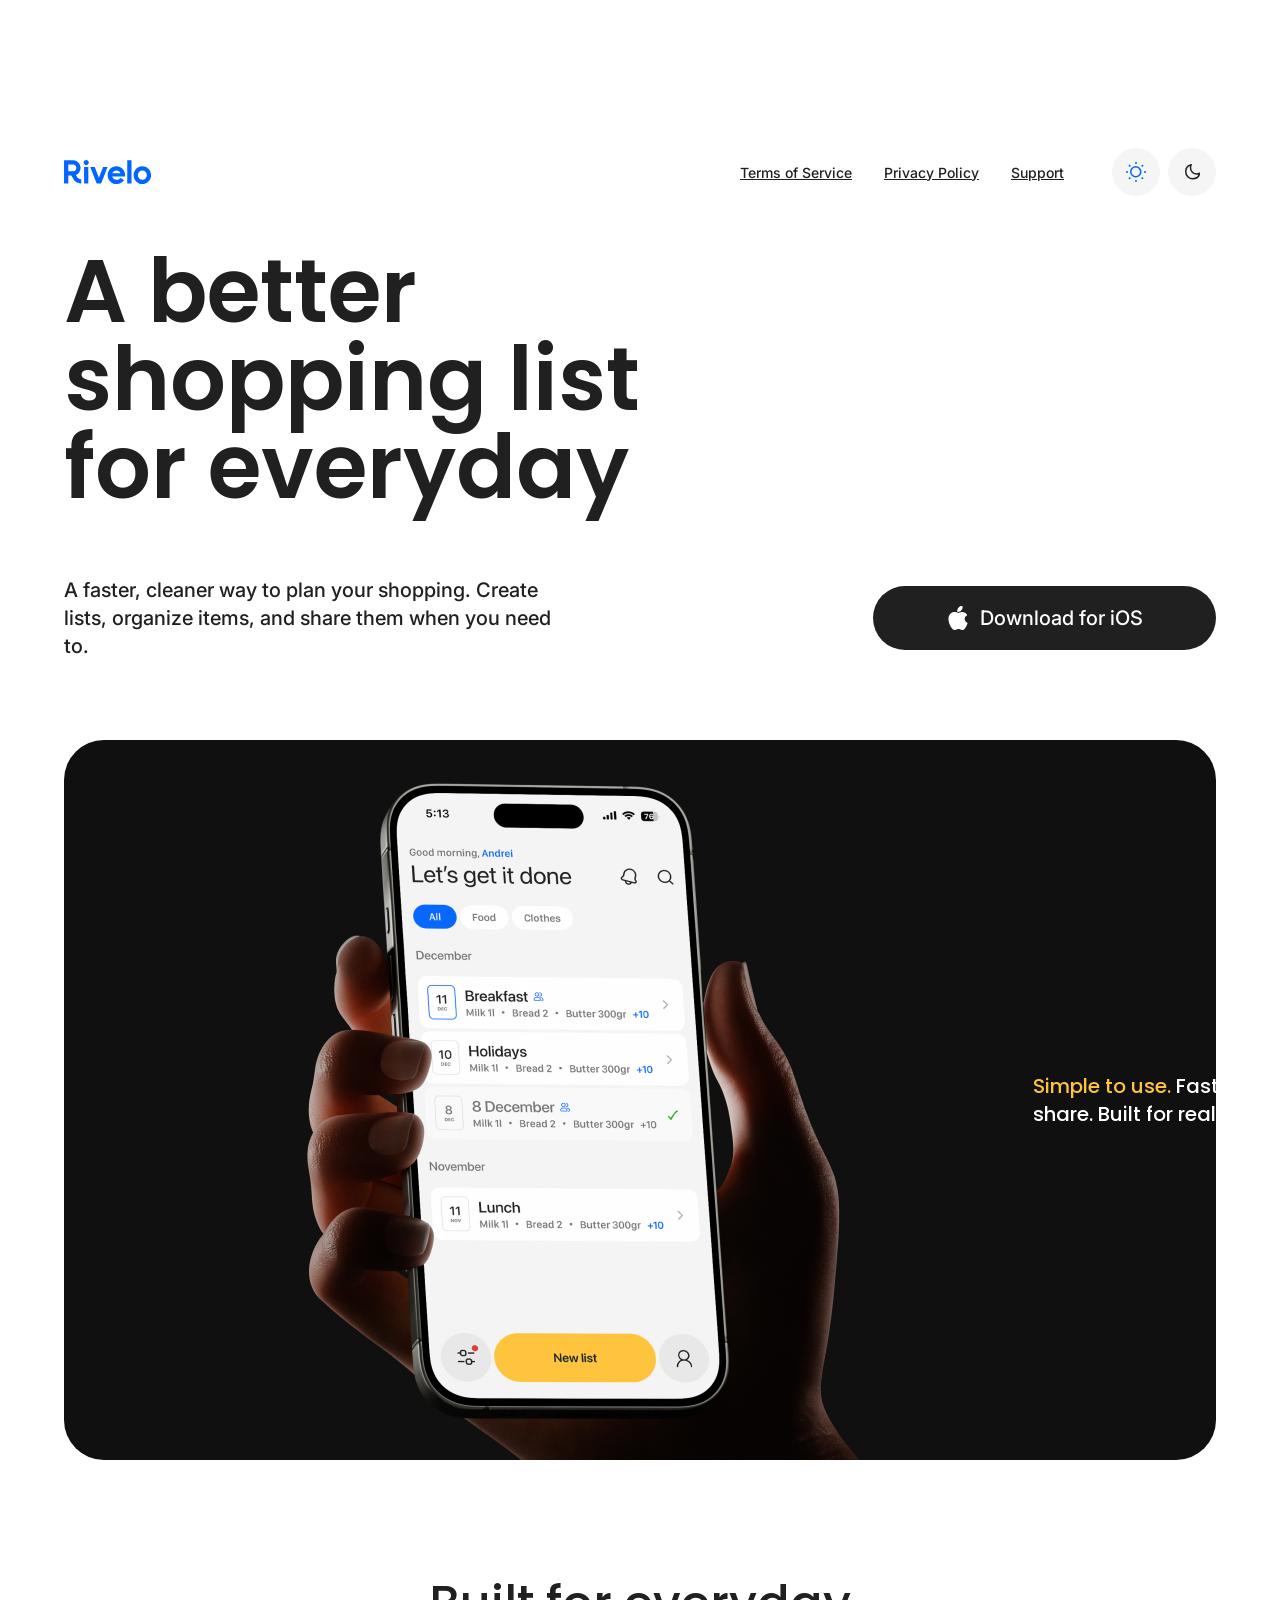
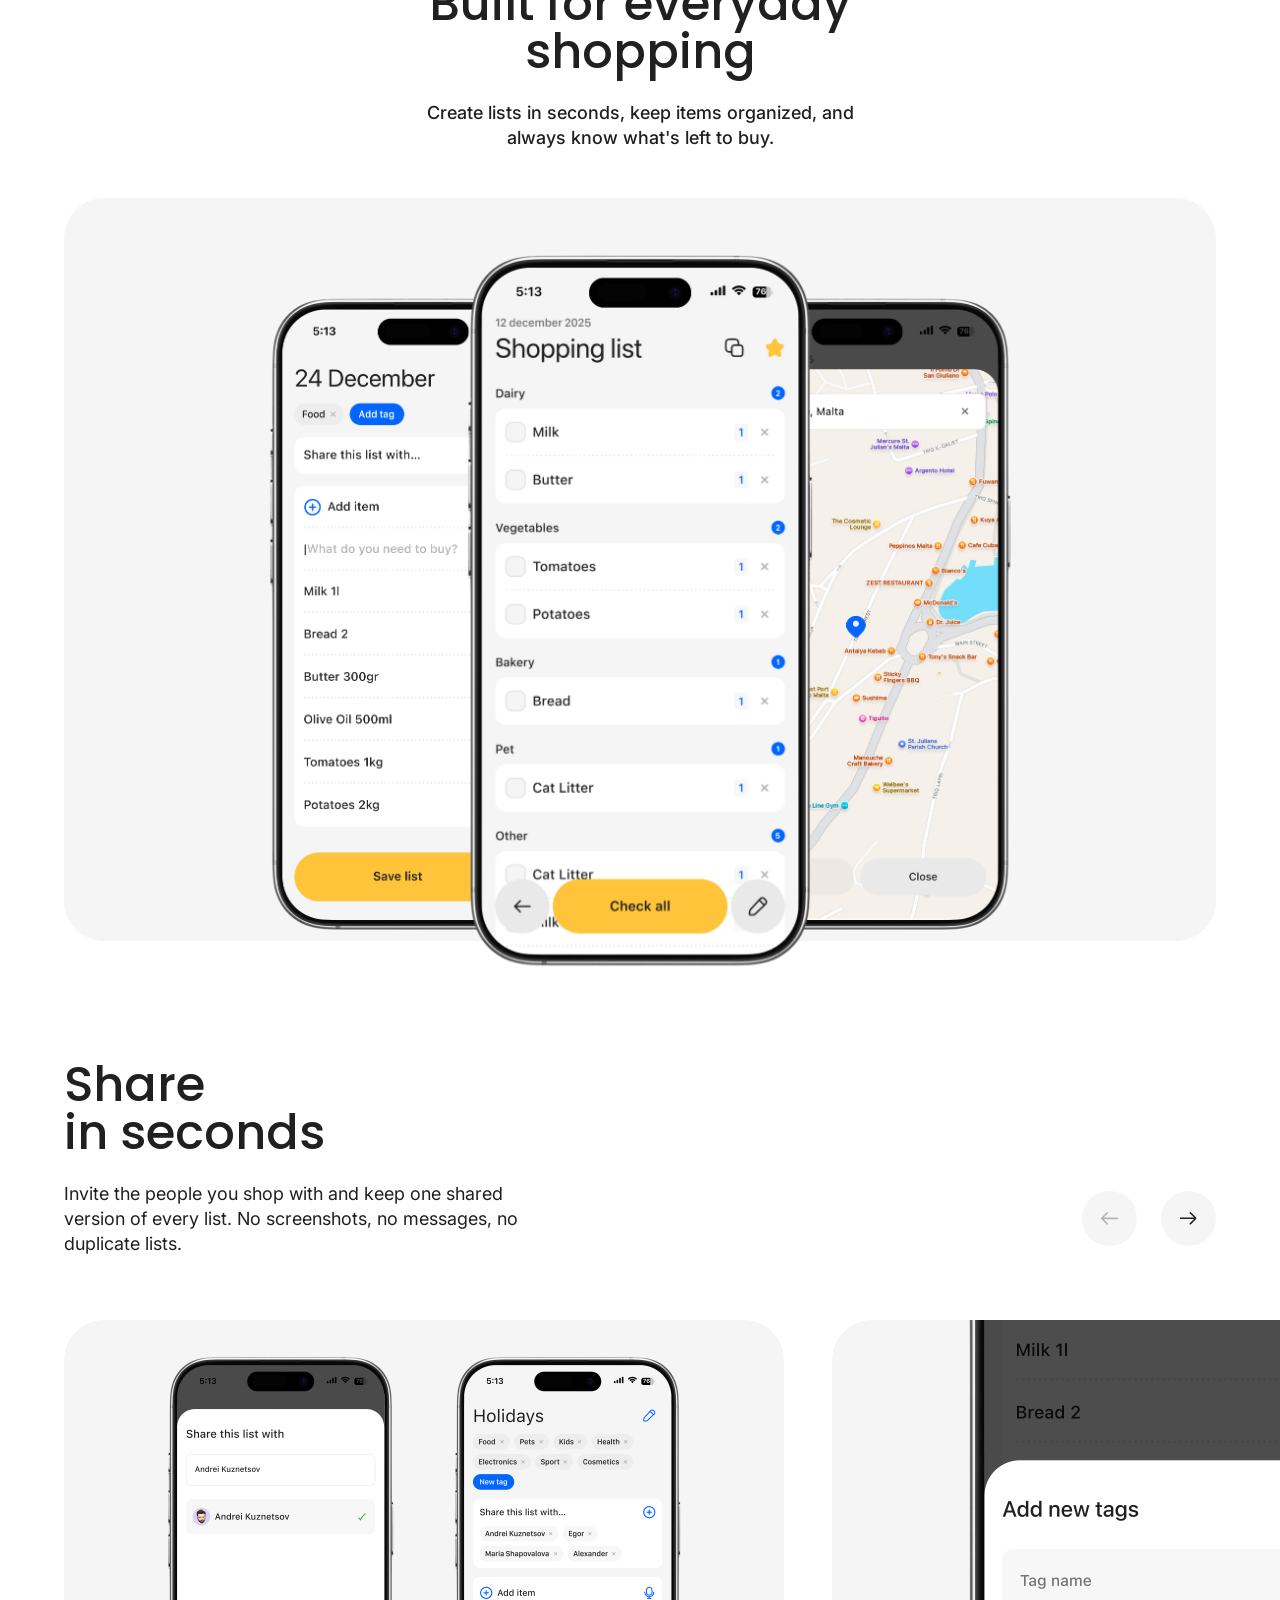
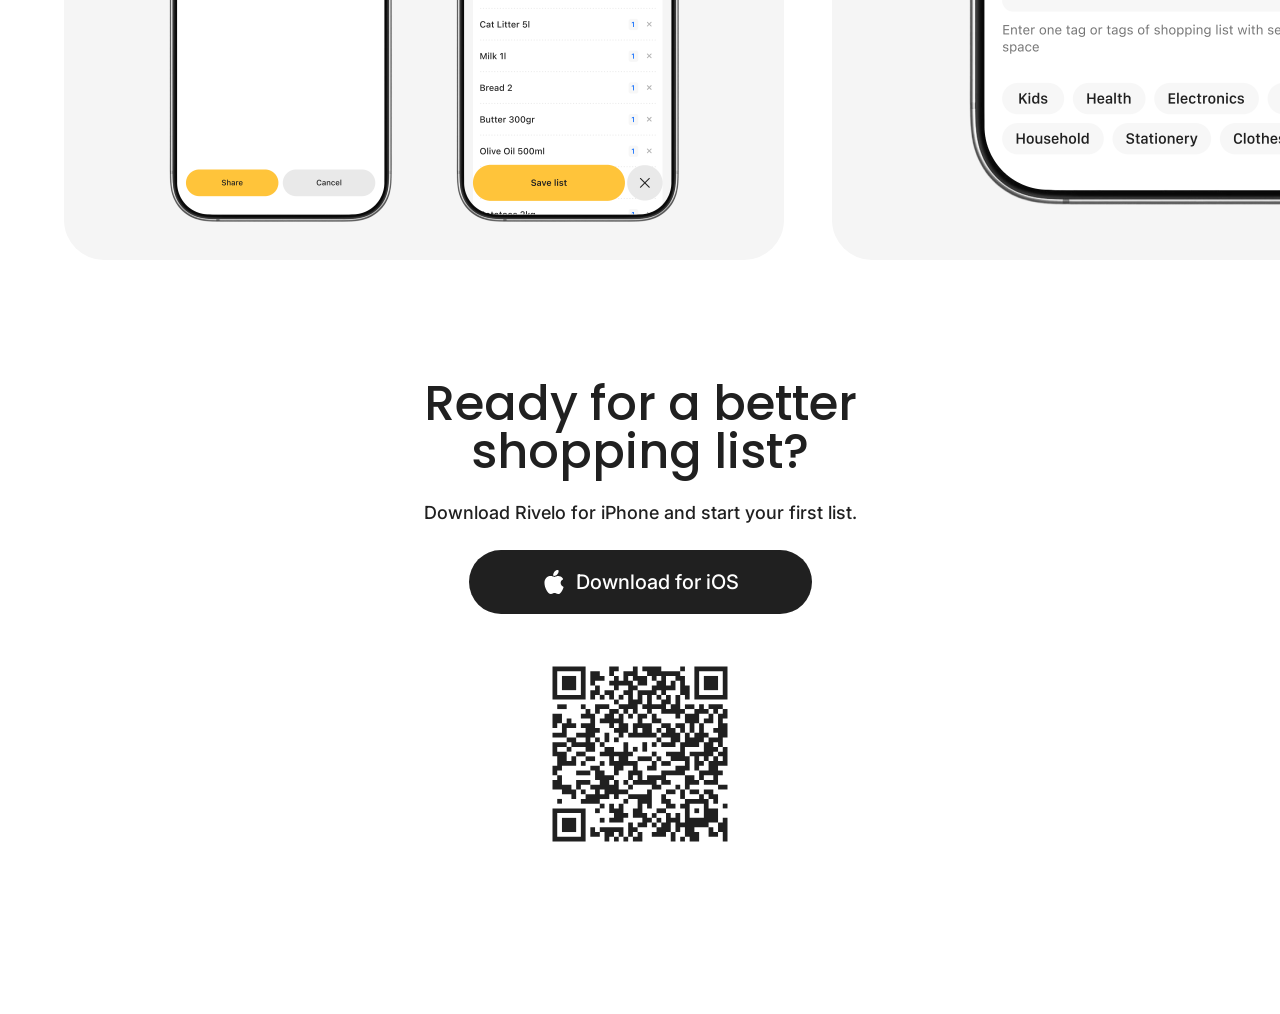
<file: index.html>
<!DOCTYPE html>
<html lang="en">
  <head>
    <meta charset="UTF-8" />
    <meta name="viewport" content="width=device-width, initial-scale=1.0" />
    <meta name="theme-color" content="#ffffff" />
    <title>Rivelo</title>
    <link rel="icon" type="image/x-icon" href="/favicon.ico?v=20260312" />
    <link rel="shortcut icon" href="/favicon.ico?v=20260312" />
    <link rel="icon" type="image/png" sizes="32x32" href="/favicon/favicon-32x32.png?v=20260312" />
    <link rel="icon" type="image/png" sizes="16x16" href="/favicon/favicon-16x16.png?v=20260312" />
    <link rel="apple-touch-icon" sizes="180x180" href="/favicon/apple-touch-icon.png?v=20260312" />
    <link rel="manifest" href="/favicon/site.webmanifest?v=20260312" />
    <link rel="preconnect" href="https://fonts.googleapis.com" />
    <link rel="preconnect" href="https://fonts.gstatic.com" crossorigin />
    <link
      rel="stylesheet"
      href="https://fonts.googleapis.com/css2?family=Inter:wght@400;500&family=Poppins:wght@500;600&display=swap"
    />
    <link rel="stylesheet" href="./styles.css" />
    <script src="./script.js" defer></script>
  </head>
  <body>
    <div class="page">
      <div class="sticky-nav" hidden>
        <div class="sticky-logo" aria-label="Rivelo">
          <svg viewBox="0 0 87.0415 24" fill="none" aria-hidden="true">
            <path
              clip-rule="evenodd"
              fill-rule="evenodd"
              d="M8.84868 0.235294C13.0841 0.235294 16.5175 3.659 16.5175 7.88235C16.5175 11.0573 14.5771 13.7802 11.8143 14.9365L13.2599 17.3451C13.9417 18.4811 15.1718 19.1765 16.4994 19.1765H16.9305C17.0608 19.1765 17.1664 19.2818 17.1664 19.4118V23.1765C17.1664 23.3064 17.0608 23.4118 16.9305 23.4118H16.4994C13.6782 23.4118 11.0642 21.9341 9.61533 19.5201L7.22008 15.5294H4.24737V23.1765C4.24737 23.3064 4.14172 23.4118 4.0114 23.4118H0.235965C0.105645 23.4118 0 23.3064 0 23.1765V0.470588C0 0.340639 0.105645 0.235294 0.235965 0.235294H8.84868ZM4.24737 11.2941H8.84868C10.7383 11.2941 12.2702 9.76662 12.2702 7.88235C12.2702 5.99809 10.7383 4.47059 8.84868 4.47059H4.24737V11.2941Z"
            />
            <path
              clip-rule="evenodd"
              fill-rule="evenodd"
              d="M52.3547 6.35294C57.2118 6.35294 61.0854 10.3389 61.0854 15.1765C61.0854 15.6545 61.0312 16.1325 60.9963 16.3913C60.9809 16.5053 60.8828 16.5882 60.7675 16.5882H48.0869C48.6726 18.4481 50.3836 19.7647 52.3547 19.7647H52.8266C54.2636 19.7647 55.5623 19.0648 56.3877 17.9649C56.4657 17.8609 56.6118 17.8317 56.7201 17.9041L59.854 20.0011C59.9622 20.0735 59.9913 20.2198 59.9159 20.3257C58.3368 22.5447 55.7613 24 52.8266 24H52.3547C47.4975 24 43.624 20.0141 43.624 15.1765C43.624 10.3389 47.4975 6.35294 52.3547 6.35294ZM52.3547 10.5882C50.5543 10.5882 48.9709 11.6866 48.2638 13.2941H56.4456C55.7384 11.6866 54.155 10.5882 52.3547 10.5882Z"
            />
            <path
              clip-rule="evenodd"
              fill-rule="evenodd"
              d="M78.3108 6.35294C83.1679 6.35294 87.0415 10.3389 87.0415 15.1765C87.0415 20.0141 83.1679 24 78.3108 24C73.4537 24 69.5801 20.0141 69.5801 15.1765C69.5801 10.3389 73.4537 6.35294 78.3108 6.35294ZM78.3108 10.5882C75.87 10.5882 73.8274 12.607 73.8274 15.1765C73.8274 17.746 75.87 19.7647 78.3108 19.7647C80.7516 19.7647 82.7941 17.746 82.7941 15.1765C82.7941 12.607 80.7516 10.5882 78.3108 10.5882Z"
            />
            <path d="M24.2748 23.1765C24.2748 23.3064 24.1692 23.4118 24.0389 23.4118H20.2634C20.1331 23.4118 20.0275 23.3064 20.0275 23.1765V7.17647C20.0275 7.04652 20.1331 6.94118 20.2634 6.94118H24.0389C24.1692 6.94118 24.2748 7.04652 24.2748 7.17647V23.1765Z" />
            <path d="M34.8638 17.7452L39.0231 7.09111C39.0584 7.00071 39.1457 6.94118 39.243 6.94118H43.2199C43.3859 6.94118 43.5 7.10757 43.4398 7.26183L37.1935 23.2618C37.1582 23.3522 37.0709 23.4118 36.9736 23.4118H32.754C32.6567 23.4118 32.5694 23.3522 32.5341 23.2618L26.2877 7.26183C26.2275 7.10757 26.3416 6.94118 26.5076 6.94118H30.4845C30.5818 6.94118 30.6691 7.00071 30.7044 7.09111L34.8638 17.7452Z" />
            <path d="M67.4564 23.1765C67.4564 23.3064 67.3508 23.4118 67.2204 23.4118H63.445C63.3147 23.4118 63.209 23.3064 63.209 23.1765V0.470588C63.209 0.340639 63.3147 0.235294 63.445 0.235294H67.2204C67.3508 0.235294 67.4564 0.340639 67.4564 0.470588V23.1765Z" />
            <path d="M22.1512 0C23.5847 0 24.7468 1.15879 24.7468 2.58824C24.7468 4.01768 23.5847 5.17647 22.1512 5.17647C20.7176 5.17647 19.5555 4.01768 19.5555 2.58824C19.5555 1.15879 20.7176 0 22.1512 0Z" />
          </svg>
        </div>
        <div class="sticky-links">
          <a href="./terms.html">Terms of Service</a>
          <a href="./privacy.html">Privacy Policy</a>
          <a href="./support.html">Support</a>
        </div>
        <a
          class="download-btn download-btn-sm"
          href="https://apps.apple.com/mt/app/rivelo/id6753696124"
          target="_blank"
          rel="noopener noreferrer"
        >
          <span class="btn-inner">
            <span class="btn-text">Download</span>
          </span>
        </a>
      </div>

      <div class="page-inner">
        <section class="hero-section">
          <div class="hero-main">
            <nav class="nav">
              <div class="logo" aria-label="Rivelo">
                <svg viewBox="0 0 87.0415 24" fill="none" aria-hidden="true">
                  <path
                    clip-rule="evenodd"
                    fill-rule="evenodd"
                    d="M8.84868 0.235294C13.0841 0.235294 16.5175 3.659 16.5175 7.88235C16.5175 11.0573 14.5771 13.7802 11.8143 14.9365L13.2599 17.3451C13.9417 18.4811 15.1718 19.1765 16.4994 19.1765H16.9305C17.0608 19.1765 17.1664 19.2818 17.1664 19.4118V23.1765C17.1664 23.3064 17.0608 23.4118 16.9305 23.4118H16.4994C13.6782 23.4118 11.0642 21.9341 9.61533 19.5201L7.22008 15.5294H4.24737V23.1765C4.24737 23.3064 4.14172 23.4118 4.0114 23.4118H0.235965C0.105645 23.4118 0 23.3064 0 23.1765V0.470588C0 0.340639 0.105645 0.235294 0.235965 0.235294H8.84868ZM4.24737 11.2941H8.84868C10.7383 11.2941 12.2702 9.76662 12.2702 7.88235C12.2702 5.99809 10.7383 4.47059 8.84868 4.47059H4.24737V11.2941Z"
                  />
                  <path
                    clip-rule="evenodd"
                    fill-rule="evenodd"
                    d="M52.3547 6.35294C57.2118 6.35294 61.0854 10.3389 61.0854 15.1765C61.0854 15.6545 61.0312 16.1325 60.9963 16.3913C60.9809 16.5053 60.8828 16.5882 60.7675 16.5882H48.0869C48.6726 18.4481 50.3836 19.7647 52.3547 19.7647H52.8266C54.2636 19.7647 55.5623 19.0648 56.3877 17.9649C56.4657 17.8609 56.6118 17.8317 56.7201 17.9041L59.854 20.0011C59.9622 20.0735 59.9913 20.2198 59.9159 20.3257C58.3368 22.5447 55.7613 24 52.8266 24H52.3547C47.4975 24 43.624 20.0141 43.624 15.1765C43.624 10.3389 47.4975 6.35294 52.3547 6.35294ZM52.3547 10.5882C50.5543 10.5882 48.9709 11.6866 48.2638 13.2941H56.4456C55.7384 11.6866 54.155 10.5882 52.3547 10.5882Z"
                  />
                  <path
                    clip-rule="evenodd"
                    fill-rule="evenodd"
                    d="M78.3108 6.35294C83.1679 6.35294 87.0415 10.3389 87.0415 15.1765C87.0415 20.0141 83.1679 24 78.3108 24C73.4537 24 69.5801 20.0141 69.5801 15.1765C69.5801 10.3389 73.4537 6.35294 78.3108 6.35294ZM78.3108 10.5882C75.87 10.5882 73.8274 12.607 73.8274 15.1765C73.8274 17.746 75.87 19.7647 78.3108 19.7647C80.7516 19.7647 82.7941 17.746 82.7941 15.1765C82.7941 12.607 80.7516 10.5882 78.3108 10.5882Z"
                  />
                  <path d="M24.2748 23.1765C24.2748 23.3064 24.1692 23.4118 24.0389 23.4118H20.2634C20.1331 23.4118 20.0275 23.3064 20.0275 23.1765V7.17647C20.0275 7.04652 20.1331 6.94118 20.2634 6.94118H24.0389C24.1692 6.94118 24.2748 7.04652 24.2748 7.17647V23.1765Z" />
                  <path d="M34.8638 17.7452L39.0231 7.09111C39.0584 7.00071 39.1457 6.94118 39.243 6.94118H43.2199C43.3859 6.94118 43.5 7.10757 43.4398 7.26183L37.1935 23.2618C37.1582 23.3522 37.0709 23.4118 36.9736 23.4118H32.754C32.6567 23.4118 32.5694 23.3522 32.5341 23.2618L26.2877 7.26183C26.2275 7.10757 26.3416 6.94118 26.5076 6.94118H30.4845C30.5818 6.94118 30.6691 7.00071 30.7044 7.09111L34.8638 17.7452Z" />
                  <path d="M67.4564 23.1765C67.4564 23.3064 67.3508 23.4118 67.2204 23.4118H63.445C63.3147 23.4118 63.209 23.3064 63.209 23.1765V0.470588C63.209 0.340639 63.3147 0.235294 63.445 0.235294H67.2204C67.3508 0.235294 67.4564 0.340639 67.4564 0.470588V23.1765Z" />
                  <path d="M22.1512 0C23.5847 0 24.7468 1.15879 24.7468 2.58824C24.7468 4.01768 23.5847 5.17647 22.1512 5.17647C20.7176 5.17647 19.5555 4.01768 19.5555 2.58824C19.5555 1.15879 20.7176 0 22.1512 0Z" />
                </svg>
              </div>
              <div class="nav-right">
                <div class="nav-links">
                  <a href="./terms.html">Terms of Service</a>
                  <a href="./privacy.html">Privacy Policy</a>
                  <a href="./support.html">Support</a>
                </div>
                <div class="theme-toggle">
                  <button class="theme-btn theme-btn-light" type="button" aria-label="Light theme">
                    <span class="theme-icon-wrap">
                      <span class="theme-icon-circle">
                        <span class="theme-icon-circle-inner">
                          <svg viewBox="0 0 11.5 11.5" fill="none" preserveAspectRatio="none" aria-hidden="true">
                            <path d="M10.75 5.75C10.75 8.5114 8.5114 10.75 5.75 10.75C2.98858 10.75 0.75 8.5114 0.75 5.75C0.75 2.98858 2.98858 0.75 5.75 0.75C8.5114 0.75 10.75 2.98858 10.75 5.75Z" stroke-width="1.5" />
                          </svg>
                        </span>
                      </span>
                      <span class="theme-icon-rays">
                        <span class="theme-icon-rays-inner">
                          <svg viewBox="0 0 20 20" fill="none" preserveAspectRatio="none" aria-hidden="true">
                            <path
                              d="M9.9955 1H10.0045M9.9961 19H10.0051M16.3588 3.63599H16.3678M3.63409 16.364H3.64307M3.63409 3.63647H3.64307M16.3582 16.3645H16.3672M18.991 10.0006H19M1 10.0006H1.00898"
                              stroke-linecap="round"
                              stroke-linejoin="round"
                              stroke-width="2"
                            />
                          </svg>
                        </span>
                      </span>
                    </span>
                  </button>
                  <button class="theme-btn theme-btn-dark" type="button" aria-label="Dark theme">
                    <span class="theme-icon-wrap">
                      <span class="theme-icon-moon">
                        <span class="theme-icon-moon-inner">
                          <svg viewBox="0 0 15.5 15.5" fill="none" preserveAspectRatio="none" aria-hidden="true">
                            <path
                              d="M14.75 9.28148C13.866 9.75343 12.8564 10.0211 11.7843 10.0211C8.30197 10.0211 5.47899 7.19806 5.47899 3.71571C5.47899 2.64361 5.74656 1.63401 6.21857 0.750031C3.08406 1.48465 0.75 4.29802 0.75 7.65653C0.75 11.5742 3.92586 14.75 7.8435 14.75C11.202 14.75 14.0154 12.416 14.75 9.28148Z"
                              stroke-linecap="round"
                              stroke-linejoin="round"
                              stroke-width="1.5"
                            />
                          </svg>
                        </span>
                      </span>
                    </span>
                  </button>
                </div>
              </div>
            </nav>

            <h1 class="hero-title">
              A better<br />
              shopping list<br />
              for everyday
            </h1>

            <div class="hero-bottom">
              <p class="hero-desc">
                A faster, cleaner way to plan your shopping. Create lists, organize items, and share them when you
                need to.
              </p>
              <a
                class="download-btn"
                href="https://apps.apple.com/mt/app/rivelo/id6753696124"
                target="_blank"
                rel="noopener noreferrer"
              >
                <span class="btn-inner">
                  <span class="btn-icon" aria-hidden="true">
                    <svg viewBox="0 0 17.4998 22" fill="none">
                      <path d="M12.6943 5.5C13.9775 5.5 15.7159 6.09686 16.874 7.83398C16.9873 8.00391 17.0266 8.21271 16.9824 8.41211C16.9383 8.61141 16.8149 8.78436 16.6406 8.89062C15.4925 9.59009 14.8379 10.46 14.8379 11.75C14.8379 13.3336 15.7141 14.652 17.04 15.209C17.4051 15.3623 17.588 15.7735 17.458 16.1475C16.9186 17.6985 16.2084 19.1096 15.4287 20.1494C15.0391 20.669 14.6162 21.1184 14.168 21.4434C13.7232 21.7658 13.2056 21.9999 12.6455 22C11.7946 22 11.0493 21.6649 10.4961 21.4238C9.9328 21.1782 9.57737 21.0361 9.25 21.0361C8.92263 21.0361 8.5672 21.1782 8.00391 21.4238C7.4507 21.6649 6.70533 22 5.85449 22C5.07167 21.9999 4.32534 21.543 3.70508 20.9717C3.06207 20.3793 2.44156 19.5613 1.90137 18.6172C0.822675 16.7318 0 14.2286 0 11.749C0.00012138 9.5399 0.843535 7.9583 1.99805 6.9375C3.12952 5.9371 4.53176 5.5 5.64355 5.5C6.83904 5.50004 7.5885 5.80874 8.17578 6.0498C8.63167 6.23693 8.90219 6.33984 9.25 6.33984C9.57361 6.33984 9.61758 6.27336 10.1621 6.0498C10.7494 5.80874 11.4989 5.50006 12.6943 5.5Z" />
                      <path d="M12.25 0C12.6642 0 13 0.335786 13 0.75C13 1.92976 12.5607 3.09903 11.8262 3.98047C11.0884 4.86569 10.0151 5.5 8.75 5.5C8.33579 5.5 8 5.16421 8 4.75C8 3.57024 8.4393 2.40097 9.17383 1.51953C9.91159 0.634307 10.9849 0 12.25 0Z" />
                    </svg>
                  </span>
                  <span class="btn-text">Download for iOS</span>
                </span>
              </a>
            </div>
          </div>

          <div class="hero-image">
            <img class="light-img" src="./assets/b771c53442f484abb1ba8666edb269231e2b673e.png" alt="Rivelo app preview" />
            <img class="dark-img" src="./assets/22004ee05ead4e1da0f020a9fc1f39084758c1aa.png" alt="Rivelo app preview" />
            <div class="hero-image-text">
              <span class="highlight">Simple to use. </span>
              Fast to share. Built for real life.
            </div>
          </div>
        </section>

        <section class="built-section">
          <h2 class="section-title">Built for everyday shopping</h2>
          <p class="section-desc">
            Create lists in seconds, keep items organized, and always know what's left to buy.
          </p>
          <div class="built-image" role="img" aria-label="Rivelo app screens">
            <div class="built-stack built-stack-light">
              <div class="built-screen built-screen-left">
                <img src="./assets/Screen_Light_1.png" alt="" />
              </div>
              <div class="built-screen built-screen-center">
                <img src="./assets/Screen_Light_2.png" alt="" />
              </div>
              <div class="built-screen built-screen-right">
                <img src="./assets/Screen_Light_3.png" alt="" />
              </div>
            </div>
            <div class="built-stack built-stack-dark">
              <div class="built-screen built-screen-left">
                <img src="./assets/Screen_Dark_1.png" alt="" />
              </div>
              <div class="built-screen built-screen-center">
                <img src="./assets/Screen_Dark_2.png" alt="" />
              </div>
              <div class="built-screen built-screen-right">
                <img src="./assets/Screen_Dark_3.png" alt="" />
              </div>
            </div>
          </div>
        </section>

        <section class="carousel-section">
          <div class="carousel-header">
            <h2 class="carousel-title">
              Share<br />
              in seconds
            </h2>
            <div class="carousel-header-bottom">
              <p class="carousel-desc">
                Invite the people you shop with and keep one shared version of every list. No screenshots, no messages,
                no duplicate lists.
              </p>
              <div class="carousel-arrows">
                <button class="carousel-arrow-btn carousel-prev" type="button" aria-label="Previous">
                  <span class="arrow-icon">
                    <svg viewBox="0 0 17.0318 12.7317" fill="none" aria-hidden="true">
                      <path
                        d="M0.774172 6.36568H16.2576M0.774172 6.36568L6.36571 11.9575M0.774172 6.36568L6.36571 0.774172"
                        stroke-linecap="round"
                        stroke-linejoin="round"
                        stroke-width="1.54834"
                        stroke-opacity="0.3"
                      />
                    </svg>
                  </span>
                </button>
                <button class="carousel-arrow-btn carousel-next" type="button" aria-label="Next">
                  <span class="arrow-icon arrow-icon-next">
                    <svg viewBox="0 0 17.0318 12.7317" fill="none" aria-hidden="true">
                      <path
                        d="M0.774172 6.36568H16.2576M0.774172 6.36568L6.36571 11.9575M0.774172 6.36568L6.36571 0.774172"
                        stroke-linecap="round"
                        stroke-linejoin="round"
                        stroke-width="1.54834"
                      />
                    </svg>
                  </span>
                </button>
              </div>
            </div>
          </div>

          <div class="carousel-track-wrapper">
            <div class="carousel-track">
              <div class="carousel-card">
                <img class="light-img" src="./assets/956ffe19d83765768d414850ba06c69c585012b7.png" alt="Share in seconds" />
                <img class="dark-img" src="./assets/34fa0edf76a35742a726ef4bbfc9ad377397f0a2.png" alt="Share in seconds" />
              </div>
              <div class="carousel-card">
                <img
                  class="light-img"
                  src="./assets/6e35a3fb228f062da5d0258bdc1daf5a21e19c7c.png"
                  alt="Keep your lists organized"
                />
                <img
                  class="dark-img"
                  src="./assets/793bc9ca0ffe227117049a3fc92cbdb04193848a.png"
                  alt="Keep your lists organized"
                />
              </div>
              <div class="carousel-card">
                <img
                  class="light-img"
                  src="./assets/2d0ab30ec7fff869adb6be74b51bf65dc3e31cf9.png"
                  alt="See your shopping habits"
                />
                <img
                  class="dark-img"
                  src="./assets/45b20450a111b4dfbc18ef7bc435ce7225ab3e9a.png"
                  alt="See your shopping habits"
                />
              </div>
            </div>
          </div>
        </section>

        <div class="mobile-features">
          <div class="feature-block">
            <div class="feature-block-header">
              <h2 class="feature-block-title">
                Share<br />
                in seconds
              </h2>
              <p class="feature-block-desc">
                Invite the people you shop with and keep one shared version of every list. No screenshots, no messages,
                no duplicate lists.
              </p>
            </div>
            <div class="feature-block-image">
              <img class="light-img" src="./assets/956ffe19d83765768d414850ba06c69c585012b7.png" alt="Share in seconds" />
              <img class="dark-img" src="./assets/34fa0edf76a35742a726ef4bbfc9ad377397f0a2.png" alt="Share in seconds" />
            </div>
          </div>

          <div class="feature-block">
            <div class="feature-block-header">
              <h2 class="feature-block-title">Keep your lists organized</h2>
              <p class="feature-block-desc">
                Use favorites and tags to keep your lists organized and close at hand. Find the ones you need faster,
                every time you open the app.
              </p>
            </div>
            <div class="feature-block-image">
              <img
                class="light-img"
                src="./assets/6e35a3fb228f062da5d0258bdc1daf5a21e19c7c.png"
                alt="Keep your lists organized"
              />
              <img
                class="dark-img"
                src="./assets/793bc9ca0ffe227117049a3fc92cbdb04193848a.png"
                alt="Keep your lists organized"
              />
            </div>
          </div>

          <div class="feature-block">
            <div class="feature-block-header">
              <h2 class="feature-block-title">
                See your<br />
                shopping habits
              </h2>
              <p class="feature-block-desc">
                Track what gets bought most often and get a clearer view of the lists you use every day. Spot recurring
                items and make future shopping easier to plan.
              </p>
            </div>
            <div class="feature-block-image">
              <img
                class="light-img"
                src="./assets/2d0ab30ec7fff869adb6be74b51bf65dc3e31cf9.png"
                alt="See your shopping habits"
              />
              <img
                class="dark-img"
                src="./assets/45b20450a111b4dfbc18ef7bc435ce7225ab3e9a.png"
                alt="See your shopping habits"
              />
            </div>
          </div>
        </div>

        <section class="cta-section">
          <h2 class="section-title">Ready for a better shopping list?</h2>
          <p class="section-desc">Download Rivelo for iPhone and start your first list.</p>
          <a
            class="download-btn"
            href="https://apps.apple.com/mt/app/rivelo/id6753696124"
            target="_blank"
            rel="noopener noreferrer"
          >
            <span class="btn-inner">
              <span class="btn-icon" aria-hidden="true">
                <svg viewBox="0 0 17.4998 22" fill="none">
                  <path d="M12.6943 5.5C13.9775 5.5 15.7159 6.09686 16.874 7.83398C16.9873 8.00391 17.0266 8.21271 16.9824 8.41211C16.9383 8.61141 16.8149 8.78436 16.6406 8.89062C15.4925 9.59009 14.8379 10.46 14.8379 11.75C14.8379 13.3336 15.7141 14.652 17.04 15.209C17.4051 15.3623 17.588 15.7735 17.458 16.1475C16.9186 17.6985 16.2084 19.1096 15.4287 20.1494C15.0391 20.669 14.6162 21.1184 14.168 21.4434C13.7232 21.7658 13.2056 21.9999 12.6455 22C11.7946 22 11.0493 21.6649 10.4961 21.4238C9.9328 21.1782 9.57737 21.0361 9.25 21.0361C8.92263 21.0361 8.5672 21.1782 8.00391 21.4238C7.4507 21.6649 6.70533 22 5.85449 22C5.07167 21.9999 4.32534 21.543 3.70508 20.9717C3.06207 20.3793 2.44156 19.5613 1.90137 18.6172C0.822675 16.7318 0 14.2286 0 11.749C0.00012138 9.5399 0.843535 7.9583 1.99805 6.9375C3.12952 5.9371 4.53176 5.5 5.64355 5.5C6.83904 5.50004 7.5885 5.80874 8.17578 6.0498C8.63167 6.23693 8.90219 6.33984 9.25 6.33984C9.57361 6.33984 9.61758 6.27336 10.1621 6.0498C10.7494 5.80874 11.4989 5.50006 12.6943 5.5Z" />
                  <path d="M12.25 0C12.6642 0 13 0.335786 13 0.75C13 1.92976 12.5607 3.09903 11.8262 3.98047C11.0884 4.86569 10.0151 5.5 8.75 5.5C8.33579 5.5 8 5.16421 8 4.75C8 3.57024 8.4393 2.40097 9.17383 1.51953C9.91159 0.634307 10.9849 0 12.25 0Z" />
                </svg>
              </span>
              <span class="btn-text">Download for iOS</span>
            </span>
          </a>
          <div class="cta-qr" aria-label="QR code to download Rivelo">
            <img class="cta-qr-image cta-qr-light" src="./assets/Qr-light.svg" alt="QR code to download Rivelo" />
            <img class="cta-qr-image cta-qr-dark" src="./assets/Qr-dark.svg" alt="QR code to download Rivelo" />
          </div>
        </section>

        <div class="mobile-footer">
          <div class="mobile-footer-links">
            <a href="./terms.html">Terms of Service</a>
            <a href="./privacy.html">Privacy Policy</a>
            <a href="./support.html">Support</a>
          </div>
        </div>
      </div>
    </div>
  </body>
</html>
</file>
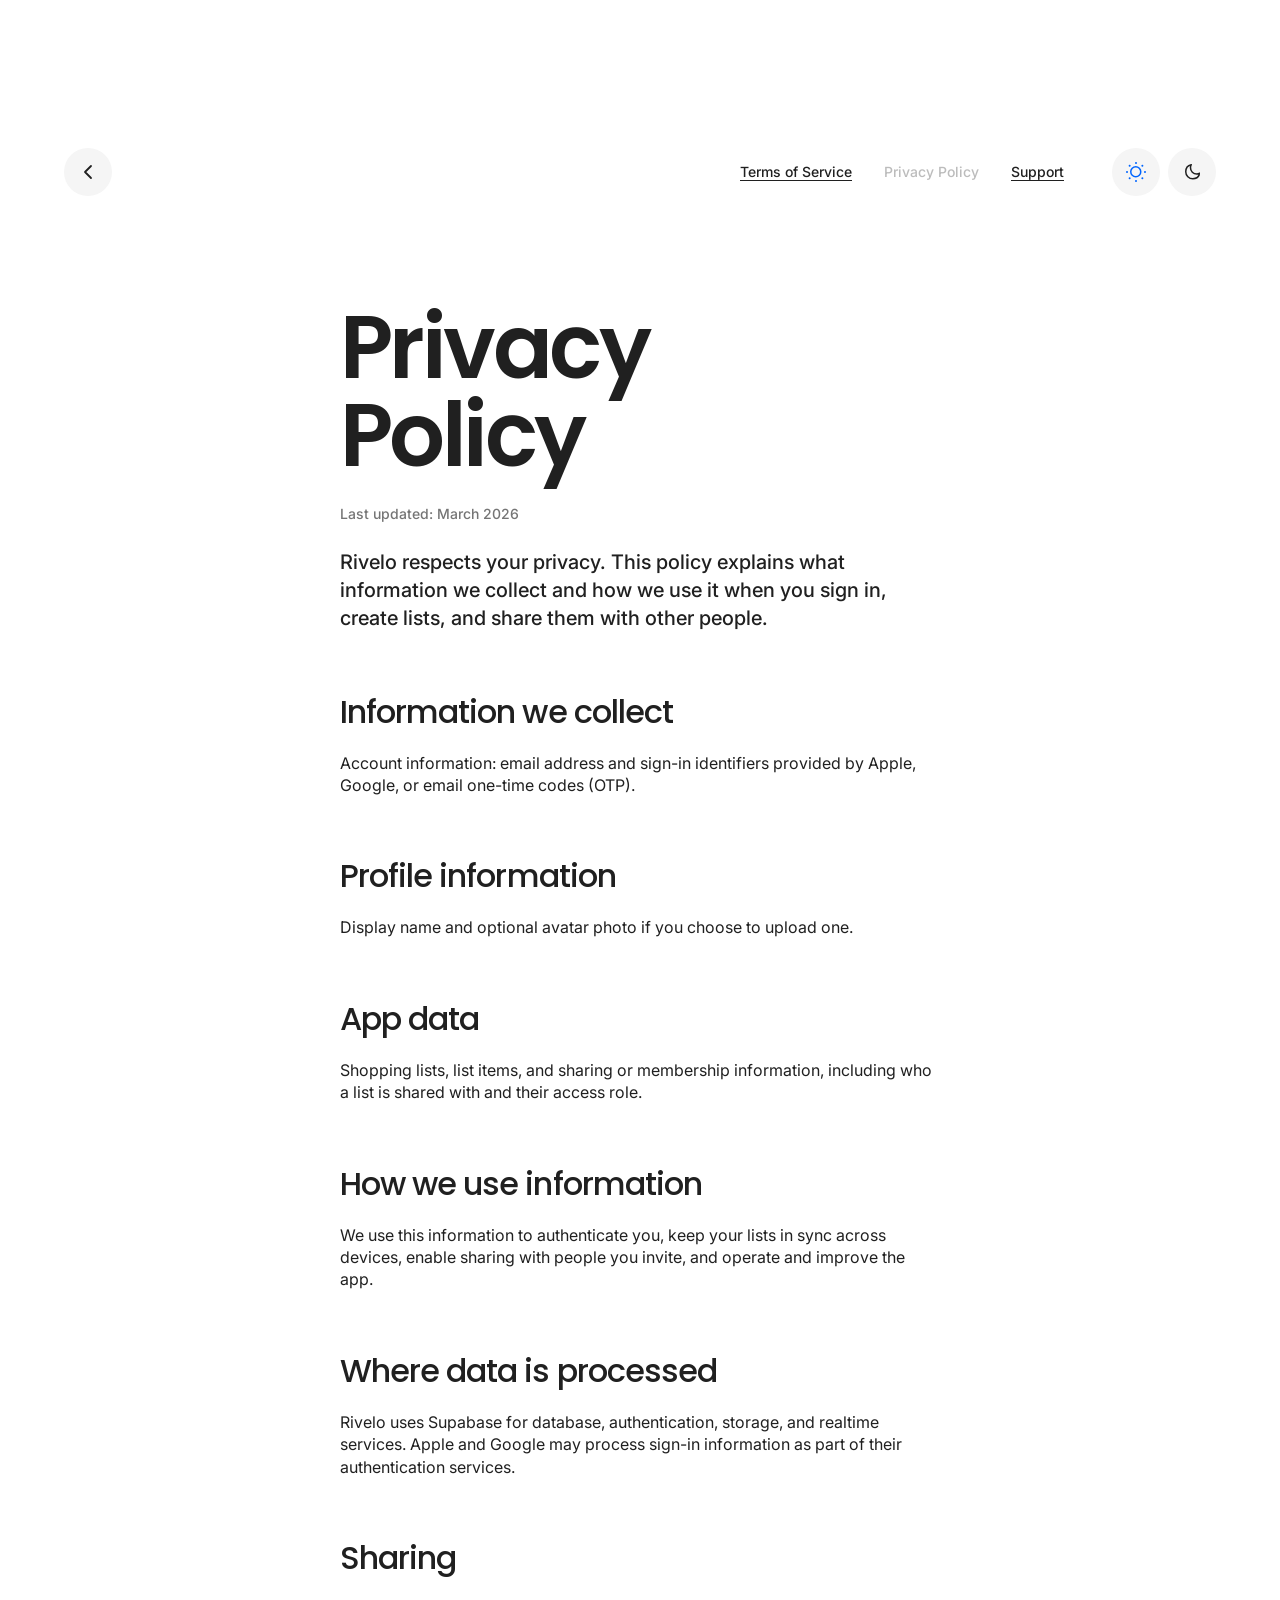
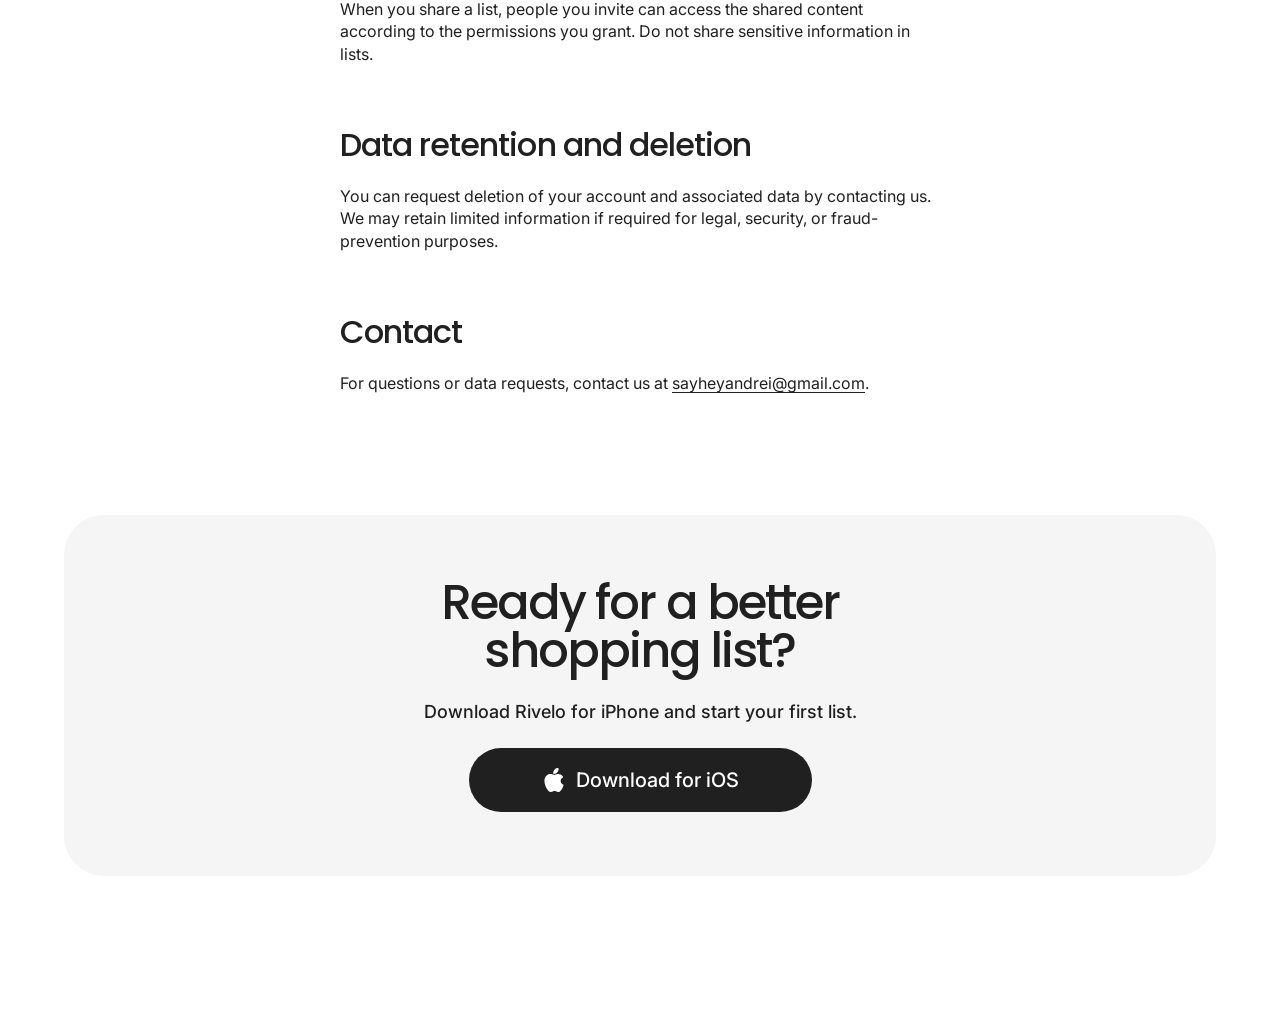
<file: privacy.html>
<!DOCTYPE html>
<html lang="en">
<head>
  <meta charset="UTF-8" />
  <meta name="viewport" content="width=device-width, initial-scale=1.0" />
  <meta name="theme-color" content="#ffffff" />
  <title>Privacy Policy - Rivelo</title>
  <link rel="icon" type="image/x-icon" href="/favicon.ico?v=20260312" />
  <link rel="shortcut icon" href="/favicon.ico?v=20260312" />
  <link rel="icon" type="image/png" sizes="32x32" href="/favicon/favicon-32x32.png?v=20260312" />
  <link rel="icon" type="image/png" sizes="16x16" href="/favicon/favicon-16x16.png?v=20260312" />
  <link rel="apple-touch-icon" sizes="180x180" href="/favicon/apple-touch-icon.png?v=20260312" />
  <link rel="manifest" href="/favicon/site.webmanifest?v=20260312" />
  <link rel="preconnect" href="https://fonts.googleapis.com" />
  <link rel="preconnect" href="https://fonts.gstatic.com" crossorigin />
  <link
    rel="stylesheet"
    href="https://fonts.googleapis.com/css2?family=Inter:wght@400;500&family=Poppins:wght@500;600&display=swap"
  />
  <link rel="stylesheet" href="styles.css" />
  <script src="./script.js" defer></script>
</head>
<body class="legal-body">
  <div class="legal-shell legal-make-shell">
    <div class="legal-make-layout">
      <header class="legal-make-header">
        <a class="legal-make-back" href="./index.html" aria-label="Back to Rivelo">
          <svg viewBox="0 0 24 24" fill="none" aria-hidden="true">
            <path d="M15 18L9 12L15 6" stroke-linecap="round" stroke-linejoin="round" stroke-width="1.8" />
          </svg>
        </a>
        <div class="legal-make-header-right">
          <nav class="legal-make-links" aria-label="Legal pages">
            <a href="./terms.html">Terms of Service</a>
            <span class="is-active">Privacy Policy</span>
            <a href="./support.html">Support</a>
          </nav>
          <div class="theme-toggle legal-make-theme">
            <button class="theme-btn theme-btn-light" type="button" aria-label="Light theme">
              <span class="theme-icon-wrap">
                <span class="theme-icon-circle">
                  <span class="theme-icon-circle-inner">
                    <svg viewBox="0 0 11.5 11.5" fill="none" preserveAspectRatio="none" aria-hidden="true">
                      <path d="M10.75 5.75C10.75 8.5114 8.5114 10.75 5.75 10.75C2.98858 10.75 0.75 8.5114 0.75 5.75C0.75 2.98858 2.98858 0.75 5.75 0.75C8.5114 0.75 10.75 2.98858 10.75 5.75Z" stroke-width="1.5" />
                    </svg>
                  </span>
                </span>
                <span class="theme-icon-rays">
                  <span class="theme-icon-rays-inner">
                    <svg viewBox="0 0 20 20" fill="none" preserveAspectRatio="none" aria-hidden="true">
                      <path
                        d="M9.9955 1H10.0045M9.9961 19H10.0051M16.3588 3.63599H16.3678M3.63409 16.364H3.64307M3.63409 3.63647H3.64307M16.3582 16.3645H16.3672M18.991 10.0006H19M1 10.0006H1.00898"
                        stroke-linecap="round"
                        stroke-linejoin="round"
                        stroke-width="2"
                      />
                    </svg>
                  </span>
                </span>
              </span>
            </button>
            <button class="theme-btn theme-btn-dark" type="button" aria-label="Dark theme">
              <span class="theme-icon-wrap">
                <span class="theme-icon-moon">
                  <span class="theme-icon-moon-inner">
                    <svg viewBox="0 0 15.5 15.5" fill="none" preserveAspectRatio="none" aria-hidden="true">
                      <path
                        d="M14.75 9.28148C13.866 9.75343 12.8564 10.0211 11.7843 10.0211C8.30197 10.0211 5.47899 7.19806 5.47899 3.71571C5.47899 2.64361 5.74656 1.63401 6.21857 0.750031C3.08406 1.48465 0.75 4.29802 0.75 7.65653C0.75 11.5742 3.92586 14.75 7.8435 14.75C11.202 14.75 14.0154 12.416 14.75 9.28148Z"
                        stroke-linecap="round"
                        stroke-linejoin="round"
                        stroke-width="1.5"
                      />
                    </svg>
                  </span>
                </span>
              </span>
            </button>
          </div>
        </div>
      </header>

      <main class="legal-make-main">
        <article class="legal-make-content">
          <section class="legal-make-hero">
            <h1 class="legal-make-title">
              <span>Privacy</span>
              <span>Policy</span>
            </h1>
            <p class="legal-make-updated">Last updated: March 2026</p>
            <p class="legal-make-lead">
              Rivelo respects your privacy. This policy explains what information we collect and how we use it when you
              sign in, create lists, and share them with other people.
            </p>
          </section>

          <section class="legal-make-section">
            <h2>Information we collect</h2>
            <p>
              Account information: email address and sign-in identifiers provided by Apple, Google, or email one-time
              codes (OTP).
            </p>
          </section>

          <section class="legal-make-section">
            <h2>Profile information</h2>
            <p>Display name and optional avatar photo if you choose to upload one.</p>
          </section>

          <section class="legal-make-section">
            <h2>App data</h2>
            <p>
              Shopping lists, list items, and sharing or membership information, including who a list is shared with
              and their access role.
            </p>
          </section>

          <section class="legal-make-section">
            <h2>How we use information</h2>
            <p>
              We use this information to authenticate you, keep your lists in sync across devices, enable sharing with
              people you invite, and operate and improve the app.
            </p>
          </section>

          <section class="legal-make-section">
            <h2>Where data is processed</h2>
            <p>
              Rivelo uses Supabase for database, authentication, storage, and realtime services. Apple and Google may
              process sign-in information as part of their authentication services.
            </p>
          </section>

          <section class="legal-make-section">
            <h2>Sharing</h2>
            <p>
              When you share a list, people you invite can access the shared content according to the permissions you
              grant. Do not share sensitive information in lists.
            </p>
          </section>

          <section class="legal-make-section">
            <h2>Data retention and deletion</h2>
            <p>
              You can request deletion of your account and associated data by contacting us. We may retain limited
              information if required for legal, security, or fraud-prevention purposes.
            </p>
          </section>

          <section class="legal-make-section">
            <h2>Contact</h2>
            <p>
              For questions or data requests, contact us at
              <a href="mailto:sayheyandrei@gmail.com">sayheyandrei@gmail.com</a>.
            </p>
          </section>
        </article>

        <section class="legal-make-cta">
          <h2>Ready for a better shopping list?</h2>
          <p>Download Rivelo for iPhone and start your first list.</p>
          <a
            class="download-btn legal-make-download"
            href="https://apps.apple.com/mt/app/rivelo/id6753696124"
            target="_blank"
            rel="noopener noreferrer"
          >
            <span class="btn-inner">
              <span class="btn-icon" aria-hidden="true">
                <svg viewBox="0 0 17.4998 22" fill="none">
                  <path d="M12.6943 5.5C13.9775 5.5 15.7159 6.09686 16.874 7.83398C16.9873 8.00391 17.0266 8.21271 16.9824 8.41211C16.9383 8.61141 16.8149 8.78436 16.6406 8.89062C15.4925 9.59009 14.8379 10.46 14.8379 11.75C14.8379 13.3336 15.7141 14.652 17.04 15.209C17.4051 15.3623 17.588 15.7735 17.458 16.1475C16.9186 17.6985 16.2084 19.1096 15.4287 20.1494C15.0391 20.669 14.6162 21.1184 14.168 21.4434C13.7232 21.7658 13.2056 21.9999 12.6455 22C11.7946 22 11.0493 21.6649 10.4961 21.4238C9.9328 21.1782 9.57737 21.0361 9.25 21.0361C8.92263 21.0361 8.5672 21.1782 8.00391 21.4238C7.4507 21.6649 6.70533 22 5.85449 22C5.07167 21.9999 4.32534 21.543 3.70508 20.9717C3.06207 20.3793 2.44156 19.5613 1.90137 18.6172C0.822675 16.7318 0 14.2286 0 11.749C0.00012138 9.5399 0.843535 7.9583 1.99805 6.9375C3.12952 5.9371 4.53176 5.5 5.64355 5.5C6.83904 5.50004 7.5885 5.80874 8.17578 6.0498C8.63167 6.23693 8.90219 6.33984 9.25 6.33984C9.57361 6.33984 9.61758 6.27336 10.1621 6.0498C10.7494 5.80874 11.4989 5.50006 12.6943 5.5Z" />
                  <path d="M12.25 0C12.6642 0 13 0.335786 13 0.75C13 1.92976 12.5607 3.09903 11.8262 3.98047C11.0884 4.86569 10.0151 5.5 8.75 5.5C8.33579 5.5 8 5.16421 8 4.75C8 3.57024 8.4393 2.40097 9.17383 1.51953C9.91159 0.634307 10.9849 0 12.25 0Z" />
                </svg>
              </span>
              <span class="btn-text">Download for iOS</span>
            </span>
          </a>
        </section>

        <footer class="legal-make-footer">
          <a href="./terms.html">Terms of Service</a>
          <span class="is-active">Privacy Policy</span>
          <a href="./support.html">Support</a>
        </footer>
      </main>
    </div>
  </div>
</body>
</html>
</file>
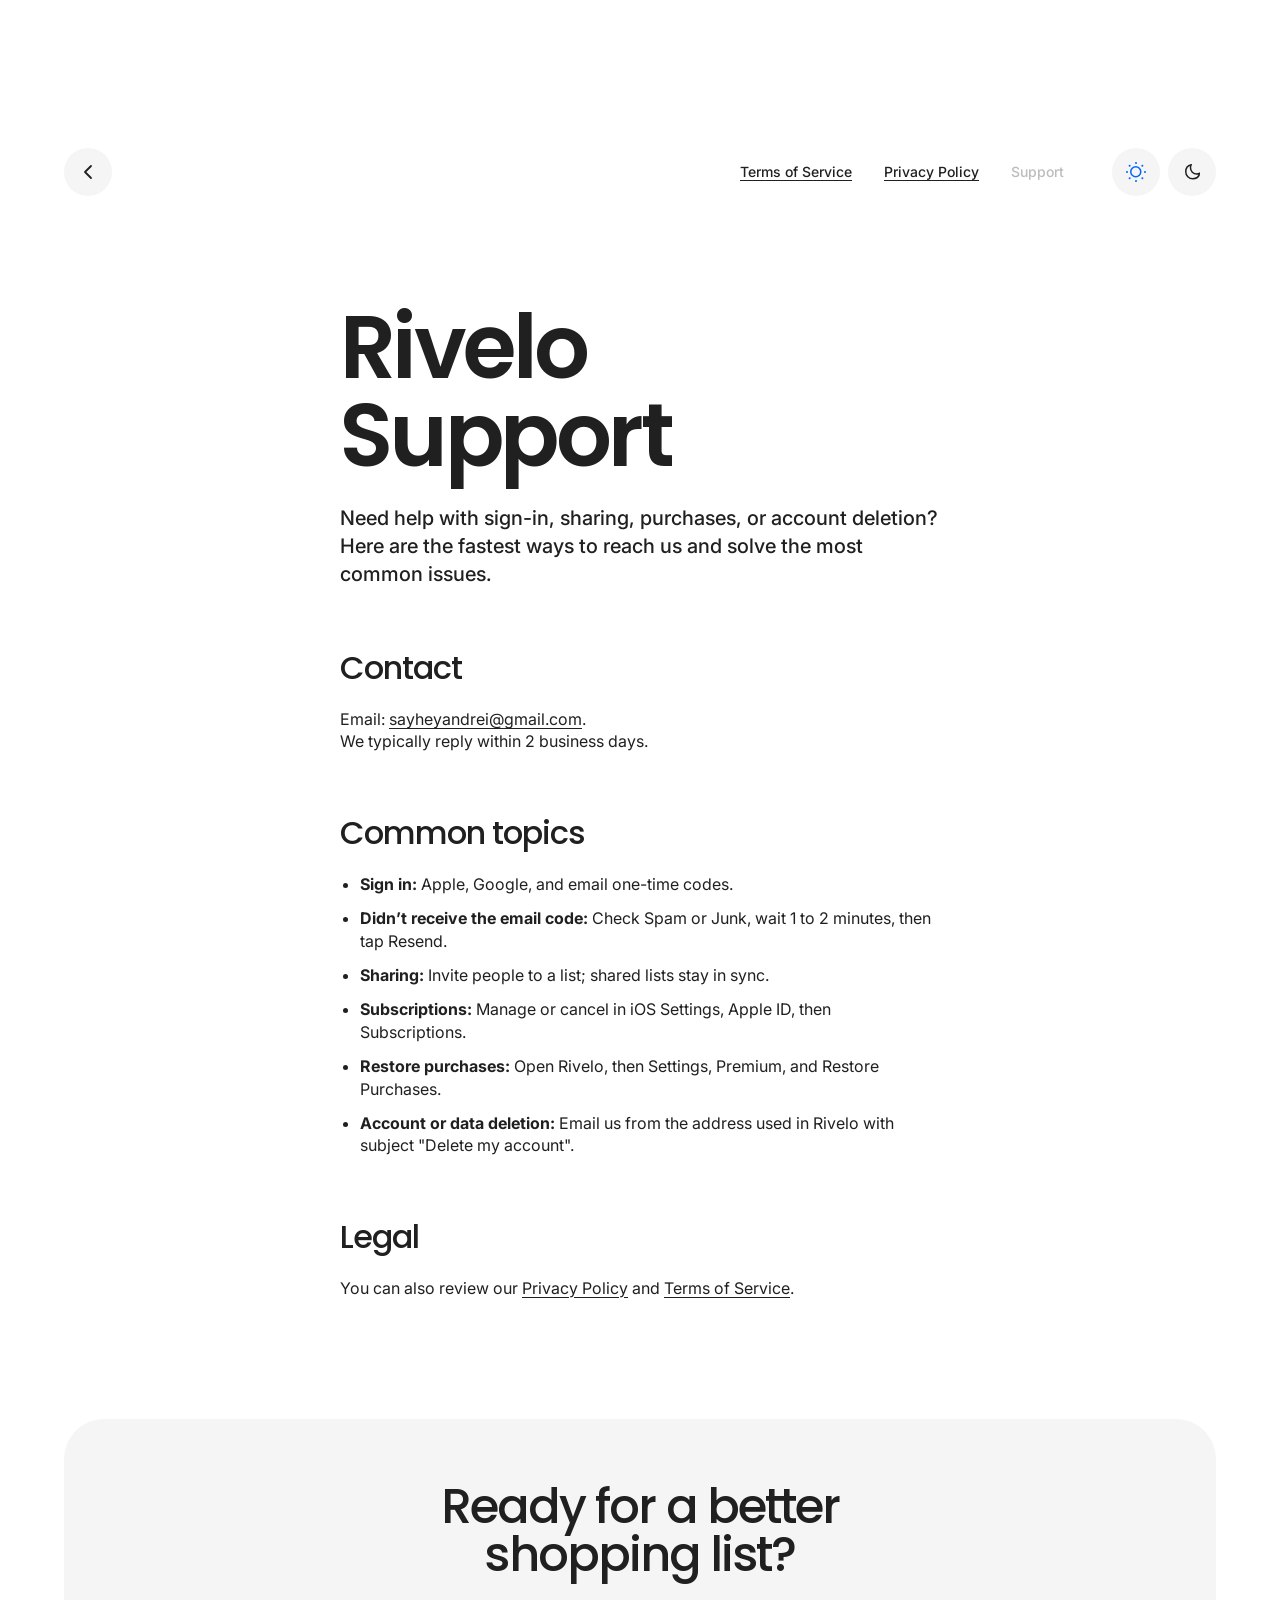
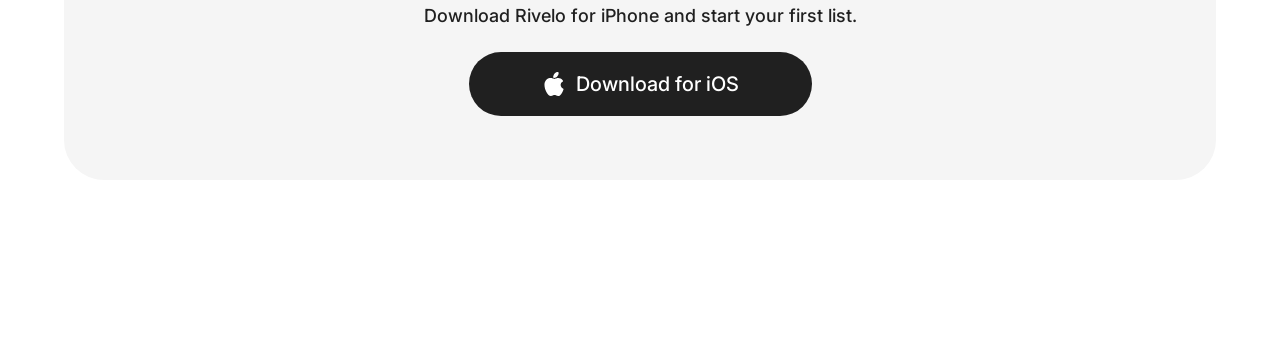
<file: support.html>
<!DOCTYPE html>
<html lang="en">
<head>
  <meta charset="UTF-8" />
  <meta name="viewport" content="width=device-width, initial-scale=1.0" />
  <meta name="theme-color" content="#ffffff" />
  <title>Rivelo Support</title>
  <link rel="icon" type="image/x-icon" href="/favicon.ico?v=20260312" />
  <link rel="shortcut icon" href="/favicon.ico?v=20260312" />
  <link rel="icon" type="image/png" sizes="32x32" href="/favicon/favicon-32x32.png?v=20260312" />
  <link rel="icon" type="image/png" sizes="16x16" href="/favicon/favicon-16x16.png?v=20260312" />
  <link rel="apple-touch-icon" sizes="180x180" href="/favicon/apple-touch-icon.png?v=20260312" />
  <link rel="manifest" href="/favicon/site.webmanifest?v=20260312" />
  <link rel="preconnect" href="https://fonts.googleapis.com" />
  <link rel="preconnect" href="https://fonts.gstatic.com" crossorigin />
  <link
    rel="stylesheet"
    href="https://fonts.googleapis.com/css2?family=Inter:wght@400;500&family=Poppins:wght@500;600&display=swap"
  />
  <link rel="stylesheet" href="styles.css" />
  <script src="./script.js" defer></script>
</head>
<body class="legal-body">
  <div class="legal-shell legal-make-shell">
    <div class="legal-make-layout">
      <header class="legal-make-header">
        <a class="legal-make-back" href="./index.html" aria-label="Back to Rivelo">
          <svg viewBox="0 0 24 24" fill="none" aria-hidden="true">
            <path d="M15 18L9 12L15 6" stroke-linecap="round" stroke-linejoin="round" stroke-width="1.8" />
          </svg>
        </a>
        <div class="legal-make-header-right">
          <nav class="legal-make-links" aria-label="Legal pages">
            <a href="./terms.html">Terms of Service</a>
            <a href="./privacy.html">Privacy Policy</a>
            <span class="is-active">Support</span>
          </nav>
          <div class="theme-toggle legal-make-theme">
            <button class="theme-btn theme-btn-light" type="button" aria-label="Light theme">
              <span class="theme-icon-wrap">
                <span class="theme-icon-circle">
                  <span class="theme-icon-circle-inner">
                    <svg viewBox="0 0 11.5 11.5" fill="none" preserveAspectRatio="none" aria-hidden="true">
                      <path d="M10.75 5.75C10.75 8.5114 8.5114 10.75 5.75 10.75C2.98858 10.75 0.75 8.5114 0.75 5.75C0.75 2.98858 2.98858 0.75 5.75 0.75C8.5114 0.75 10.75 2.98858 10.75 5.75Z" stroke-width="1.5" />
                    </svg>
                  </span>
                </span>
                <span class="theme-icon-rays">
                  <span class="theme-icon-rays-inner">
                    <svg viewBox="0 0 20 20" fill="none" preserveAspectRatio="none" aria-hidden="true">
                      <path
                        d="M9.9955 1H10.0045M9.9961 19H10.0051M16.3588 3.63599H16.3678M3.63409 16.364H3.64307M3.63409 3.63647H3.64307M16.3582 16.3645H16.3672M18.991 10.0006H19M1 10.0006H1.00898"
                        stroke-linecap="round"
                        stroke-linejoin="round"
                        stroke-width="2"
                      />
                    </svg>
                  </span>
                </span>
              </span>
            </button>
            <button class="theme-btn theme-btn-dark" type="button" aria-label="Dark theme">
              <span class="theme-icon-wrap">
                <span class="theme-icon-moon">
                  <span class="theme-icon-moon-inner">
                    <svg viewBox="0 0 15.5 15.5" fill="none" preserveAspectRatio="none" aria-hidden="true">
                      <path
                        d="M14.75 9.28148C13.866 9.75343 12.8564 10.0211 11.7843 10.0211C8.30197 10.0211 5.47899 7.19806 5.47899 3.71571C5.47899 2.64361 5.74656 1.63401 6.21857 0.750031C3.08406 1.48465 0.75 4.29802 0.75 7.65653C0.75 11.5742 3.92586 14.75 7.8435 14.75C11.202 14.75 14.0154 12.416 14.75 9.28148Z"
                        stroke-linecap="round"
                        stroke-linejoin="round"
                        stroke-width="1.5"
                      />
                    </svg>
                  </span>
                </span>
              </span>
            </button>
          </div>
        </div>
      </header>

      <main class="legal-make-main">
        <article class="legal-make-content">
          <section class="legal-make-hero">
            <h1 class="legal-make-title">
              <span>Rivelo</span>
              <span>Support</span>
            </h1>
            <p class="legal-make-lead">
              Need help with sign-in, sharing, purchases, or account deletion? Here are the fastest ways to reach us
              and solve the most common issues.
            </p>
          </section>

          <section class="legal-make-section">
            <h2>Contact</h2>
            <p>
              Email:
              <a href="mailto:sayheyandrei@gmail.com">sayheyandrei@gmail.com</a>.<br />
              We typically reply within 2 business days.
            </p>
          </section>

          <section class="legal-make-section">
            <h2>Common topics</h2>
            <ul>
              <li><strong>Sign in:</strong> Apple, Google, and email one-time codes.</li>
              <li><strong>Didn’t receive the email code:</strong> Check Spam or Junk, wait 1 to 2 minutes, then tap Resend.</li>
              <li><strong>Sharing:</strong> Invite people to a list; shared lists stay in sync.</li>
              <li><strong>Subscriptions:</strong> Manage or cancel in iOS Settings, Apple ID, then Subscriptions.</li>
              <li><strong>Restore purchases:</strong> Open Rivelo, then Settings, Premium, and Restore Purchases.</li>
              <li><strong>Account or data deletion:</strong> Email us from the address used in Rivelo with subject "Delete my account".</li>
            </ul>
          </section>

          <section class="legal-make-section">
            <h2>Legal</h2>
            <p>
              You can also review our
              <a href="./privacy.html">Privacy Policy</a>
              and
              <a href="./terms.html">Terms of Service</a>.
            </p>
          </section>
        </article>

        <section class="legal-make-cta">
          <h2>Ready for a better shopping list?</h2>
          <p>Download Rivelo for iPhone and start your first list.</p>
          <a
            class="download-btn legal-make-download"
            href="https://apps.apple.com/mt/app/rivelo/id6753696124"
            target="_blank"
            rel="noopener noreferrer"
          >
            <span class="btn-inner">
              <span class="btn-icon" aria-hidden="true">
                <svg viewBox="0 0 17.4998 22" fill="none">
                  <path d="M12.6943 5.5C13.9775 5.5 15.7159 6.09686 16.874 7.83398C16.9873 8.00391 17.0266 8.21271 16.9824 8.41211C16.9383 8.61141 16.8149 8.78436 16.6406 8.89062C15.4925 9.59009 14.8379 10.46 14.8379 11.75C14.8379 13.3336 15.7141 14.652 17.04 15.209C17.4051 15.3623 17.588 15.7735 17.458 16.1475C16.9186 17.6985 16.2084 19.1096 15.4287 20.1494C15.0391 20.669 14.6162 21.1184 14.168 21.4434C13.7232 21.7658 13.2056 21.9999 12.6455 22C11.7946 22 11.0493 21.6649 10.4961 21.4238C9.9328 21.1782 9.57737 21.0361 9.25 21.0361C8.92263 21.0361 8.5672 21.1782 8.00391 21.4238C7.4507 21.6649 6.70533 22 5.85449 22C5.07167 21.9999 4.32534 21.543 3.70508 20.9717C3.06207 20.3793 2.44156 19.5613 1.90137 18.6172C0.822675 16.7318 0 14.2286 0 11.749C0.00012138 9.5399 0.843535 7.9583 1.99805 6.9375C3.12952 5.9371 4.53176 5.5 5.64355 5.5C6.83904 5.50004 7.5885 5.80874 8.17578 6.0498C8.63167 6.23693 8.90219 6.33984 9.25 6.33984C9.57361 6.33984 9.61758 6.27336 10.1621 6.0498C10.7494 5.80874 11.4989 5.50006 12.6943 5.5Z" />
                  <path d="M12.25 0C12.6642 0 13 0.335786 13 0.75C13 1.92976 12.5607 3.09903 11.8262 3.98047C11.0884 4.86569 10.0151 5.5 8.75 5.5C8.33579 5.5 8 5.16421 8 4.75C8 3.57024 8.4393 2.40097 9.17383 1.51953C9.91159 0.634307 10.9849 0 12.25 0Z" />
                </svg>
              </span>
              <span class="btn-text">Download for iOS</span>
            </span>
          </a>
        </section>

        <footer class="legal-make-footer">
          <a href="./terms.html">Terms of Service</a>
          <a href="./privacy.html">Privacy Policy</a>
          <span class="is-active">Support</span>
        </footer>
      </main>
    </div>
  </div>
</body>
</html>
</file>
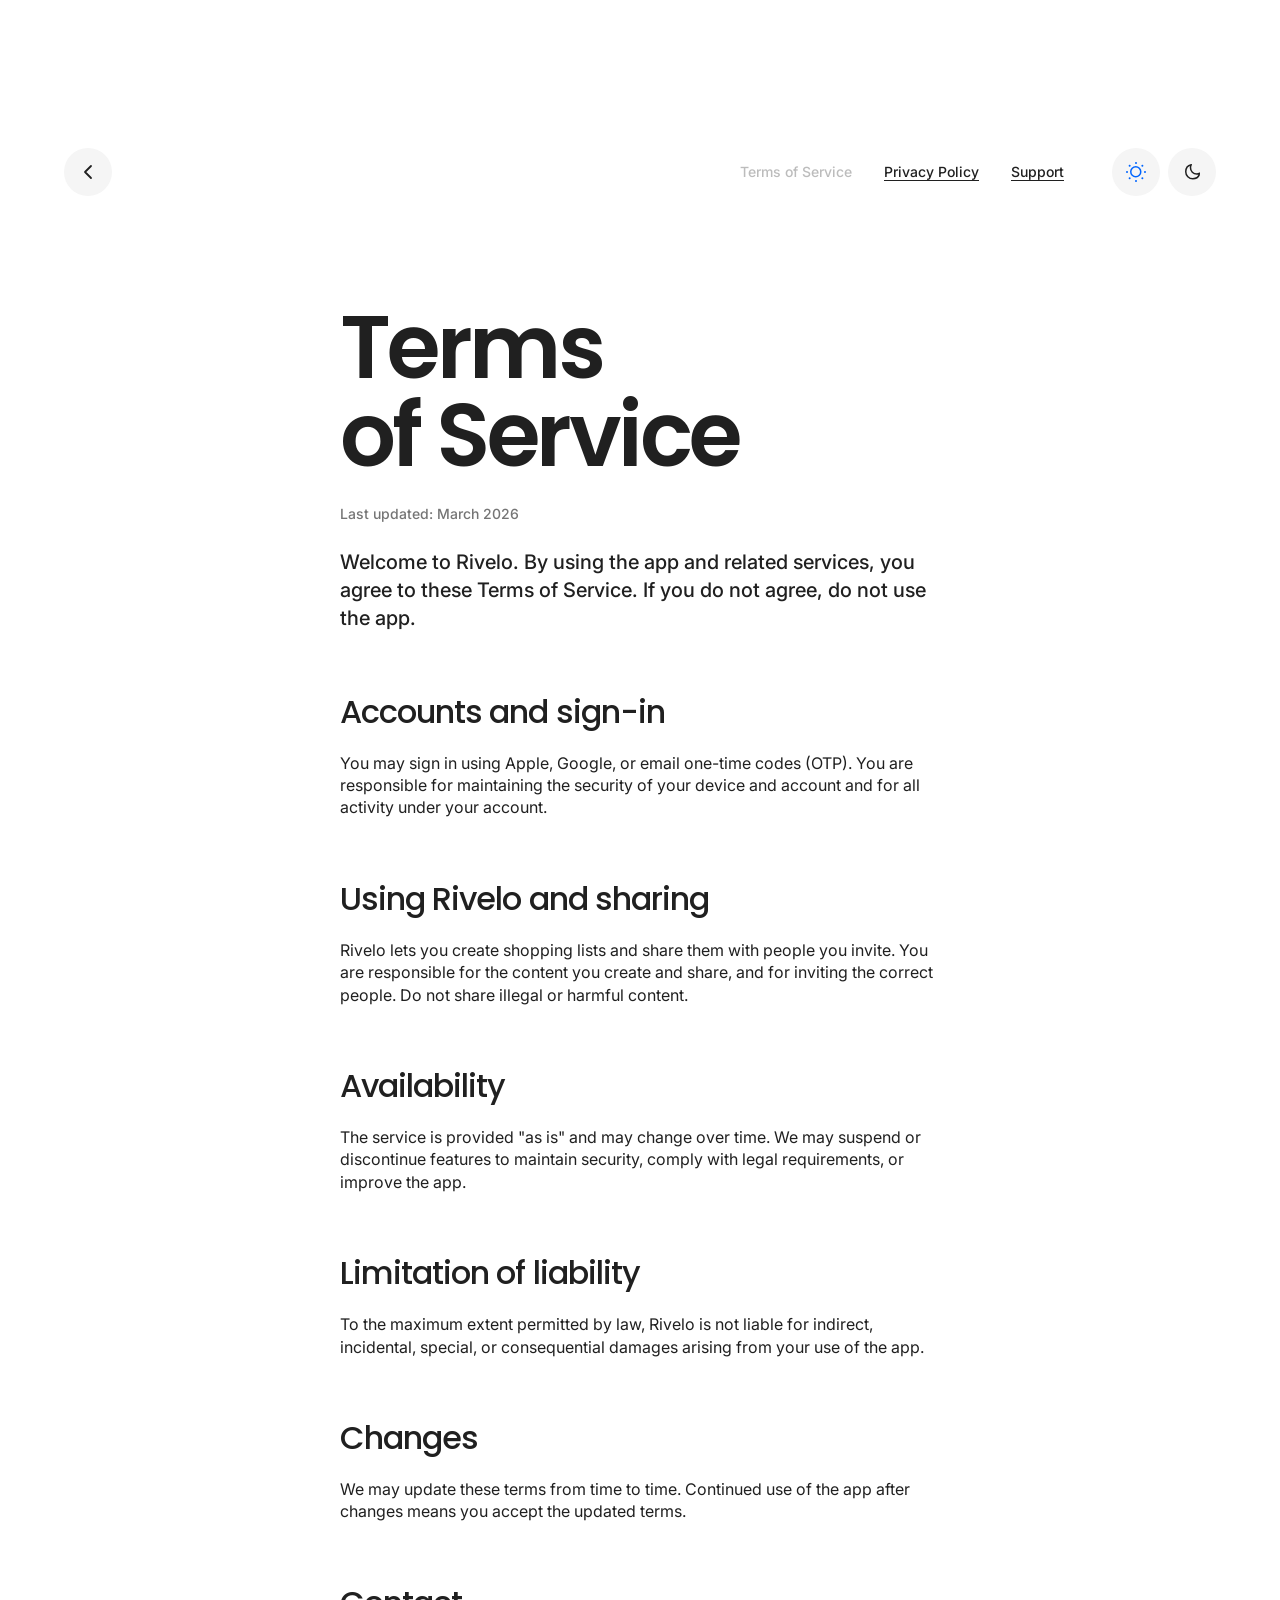
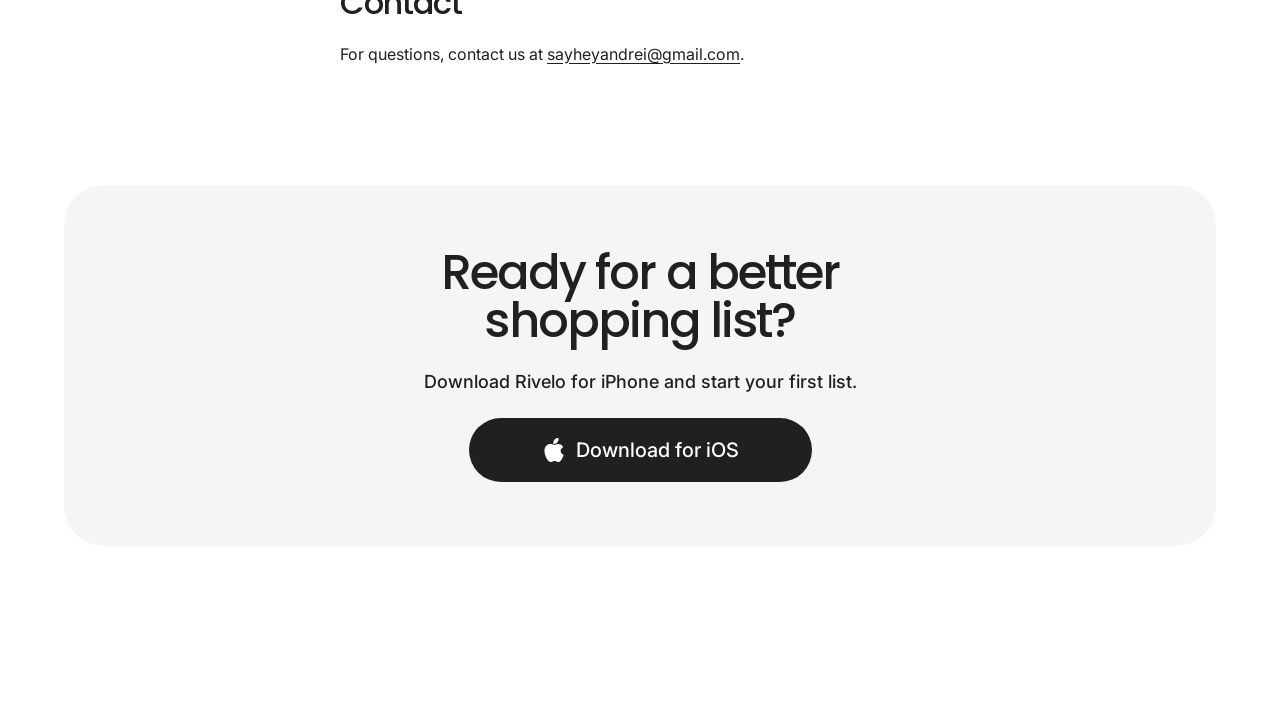
<file: terms.html>
<!DOCTYPE html>
<html lang="en">
<head>
  <meta charset="UTF-8" />
  <meta name="viewport" content="width=device-width, initial-scale=1.0" />
  <meta name="theme-color" content="#ffffff" />
  <title>Terms of Service - Rivelo</title>
  <link rel="icon" type="image/x-icon" href="/favicon.ico?v=20260312" />
  <link rel="shortcut icon" href="/favicon.ico?v=20260312" />
  <link rel="icon" type="image/png" sizes="32x32" href="/favicon/favicon-32x32.png?v=20260312" />
  <link rel="icon" type="image/png" sizes="16x16" href="/favicon/favicon-16x16.png?v=20260312" />
  <link rel="apple-touch-icon" sizes="180x180" href="/favicon/apple-touch-icon.png?v=20260312" />
  <link rel="manifest" href="/favicon/site.webmanifest?v=20260312" />
  <link rel="preconnect" href="https://fonts.googleapis.com" />
  <link rel="preconnect" href="https://fonts.gstatic.com" crossorigin />
  <link
    rel="stylesheet"
    href="https://fonts.googleapis.com/css2?family=Inter:wght@400;500&family=Poppins:wght@500;600&display=swap"
  />
  <link rel="stylesheet" href="styles.css" />
  <script src="./script.js" defer></script>
</head>
<body class="legal-body">
  <div class="legal-shell legal-make-shell">
    <div class="legal-make-layout">
      <header class="legal-make-header">
        <a class="legal-make-back" href="./index.html" aria-label="Back to Rivelo">
          <svg viewBox="0 0 24 24" fill="none" aria-hidden="true">
            <path d="M15 18L9 12L15 6" stroke-linecap="round" stroke-linejoin="round" stroke-width="1.8" />
          </svg>
        </a>
        <div class="legal-make-header-right">
          <nav class="legal-make-links" aria-label="Legal pages">
            <span class="is-active">Terms of Service</span>
            <a href="./privacy.html">Privacy Policy</a>
            <a href="./support.html">Support</a>
          </nav>
          <div class="theme-toggle legal-make-theme">
            <button class="theme-btn theme-btn-light" type="button" aria-label="Light theme">
              <span class="theme-icon-wrap">
                <span class="theme-icon-circle">
                  <span class="theme-icon-circle-inner">
                    <svg viewBox="0 0 11.5 11.5" fill="none" preserveAspectRatio="none" aria-hidden="true">
                      <path d="M10.75 5.75C10.75 8.5114 8.5114 10.75 5.75 10.75C2.98858 10.75 0.75 8.5114 0.75 5.75C0.75 2.98858 2.98858 0.75 5.75 0.75C8.5114 0.75 10.75 2.98858 10.75 5.75Z" stroke-width="1.5" />
                    </svg>
                  </span>
                </span>
                <span class="theme-icon-rays">
                  <span class="theme-icon-rays-inner">
                    <svg viewBox="0 0 20 20" fill="none" preserveAspectRatio="none" aria-hidden="true">
                      <path
                        d="M9.9955 1H10.0045M9.9961 19H10.0051M16.3588 3.63599H16.3678M3.63409 16.364H3.64307M3.63409 3.63647H3.64307M16.3582 16.3645H16.3672M18.991 10.0006H19M1 10.0006H1.00898"
                        stroke-linecap="round"
                        stroke-linejoin="round"
                        stroke-width="2"
                      />
                    </svg>
                  </span>
                </span>
              </span>
            </button>
            <button class="theme-btn theme-btn-dark" type="button" aria-label="Dark theme">
              <span class="theme-icon-wrap">
                <span class="theme-icon-moon">
                  <span class="theme-icon-moon-inner">
                    <svg viewBox="0 0 15.5 15.5" fill="none" preserveAspectRatio="none" aria-hidden="true">
                      <path
                        d="M14.75 9.28148C13.866 9.75343 12.8564 10.0211 11.7843 10.0211C8.30197 10.0211 5.47899 7.19806 5.47899 3.71571C5.47899 2.64361 5.74656 1.63401 6.21857 0.750031C3.08406 1.48465 0.75 4.29802 0.75 7.65653C0.75 11.5742 3.92586 14.75 7.8435 14.75C11.202 14.75 14.0154 12.416 14.75 9.28148Z"
                        stroke-linecap="round"
                        stroke-linejoin="round"
                        stroke-width="1.5"
                      />
                    </svg>
                  </span>
                </span>
              </span>
            </button>
          </div>
        </div>
      </header>

      <main class="legal-make-main">
        <article class="legal-make-content">
          <section class="legal-make-hero">
            <h1 class="legal-make-title">
              <span>Terms</span>
              <span>of Service</span>
            </h1>
            <p class="legal-make-updated">Last updated: March 2026</p>
            <p class="legal-make-lead">
              Welcome to Rivelo. By using the app and related services, you agree to these Terms of Service. If you do
              not agree, do not use the app.
            </p>
          </section>

          <section class="legal-make-section">
            <h2>Accounts and sign-in</h2>
            <p>
              You may sign in using Apple, Google, or email one-time codes (OTP). You are responsible for maintaining
              the security of your device and account and for all activity under your account.
            </p>
          </section>

          <section class="legal-make-section">
            <h2>Using Rivelo and sharing</h2>
            <p>
              Rivelo lets you create shopping lists and share them with people you invite. You are responsible for the
              content you create and share, and for inviting the correct people. Do not share illegal or harmful
              content.
            </p>
          </section>

          <section class="legal-make-section">
            <h2>Availability</h2>
            <p>
              The service is provided "as is" and may change over time. We may suspend or discontinue features to
              maintain security, comply with legal requirements, or improve the app.
            </p>
          </section>

          <section class="legal-make-section">
            <h2>Limitation of liability</h2>
            <p>
              To the maximum extent permitted by law, Rivelo is not liable for indirect, incidental, special, or
              consequential damages arising from your use of the app.
            </p>
          </section>

          <section class="legal-make-section">
            <h2>Changes</h2>
            <p>
              We may update these terms from time to time. Continued use of the app after changes means you accept the
              updated terms.
            </p>
          </section>

          <section class="legal-make-section">
            <h2>Contact</h2>
            <p>
              For questions, contact us at
              <a href="mailto:sayheyandrei@gmail.com">sayheyandrei@gmail.com</a>.
            </p>
          </section>
        </article>

        <section class="legal-make-cta">
          <h2>Ready for a better shopping list?</h2>
          <p>Download Rivelo for iPhone and start your first list.</p>
          <a
            class="download-btn legal-make-download"
            href="https://apps.apple.com/mt/app/rivelo/id6753696124"
            target="_blank"
            rel="noopener noreferrer"
          >
            <span class="btn-inner">
              <span class="btn-icon" aria-hidden="true">
                <svg viewBox="0 0 17.4998 22" fill="none">
                  <path d="M12.6943 5.5C13.9775 5.5 15.7159 6.09686 16.874 7.83398C16.9873 8.00391 17.0266 8.21271 16.9824 8.41211C16.9383 8.61141 16.8149 8.78436 16.6406 8.89062C15.4925 9.59009 14.8379 10.46 14.8379 11.75C14.8379 13.3336 15.7141 14.652 17.04 15.209C17.4051 15.3623 17.588 15.7735 17.458 16.1475C16.9186 17.6985 16.2084 19.1096 15.4287 20.1494C15.0391 20.669 14.6162 21.1184 14.168 21.4434C13.7232 21.7658 13.2056 21.9999 12.6455 22C11.7946 22 11.0493 21.6649 10.4961 21.4238C9.9328 21.1782 9.57737 21.0361 9.25 21.0361C8.92263 21.0361 8.5672 21.1782 8.00391 21.4238C7.4507 21.6649 6.70533 22 5.85449 22C5.07167 21.9999 4.32534 21.543 3.70508 20.9717C3.06207 20.3793 2.44156 19.5613 1.90137 18.6172C0.822675 16.7318 0 14.2286 0 11.749C0.00012138 9.5399 0.843535 7.9583 1.99805 6.9375C3.12952 5.9371 4.53176 5.5 5.64355 5.5C6.83904 5.50004 7.5885 5.80874 8.17578 6.0498C8.63167 6.23693 8.90219 6.33984 9.25 6.33984C9.57361 6.33984 9.61758 6.27336 10.1621 6.0498C10.7494 5.80874 11.4989 5.50006 12.6943 5.5Z" />
                  <path d="M12.25 0C12.6642 0 13 0.335786 13 0.75C13 1.92976 12.5607 3.09903 11.8262 3.98047C11.0884 4.86569 10.0151 5.5 8.75 5.5C8.33579 5.5 8 5.16421 8 4.75C8 3.57024 8.4393 2.40097 9.17383 1.51953C9.91159 0.634307 10.9849 0 12.25 0Z" />
                </svg>
              </span>
              <span class="btn-text">Download for iOS</span>
            </span>
          </a>
        </section>

        <footer class="legal-make-footer">
          <span class="is-active">Terms of Service</span>
          <a href="./privacy.html">Privacy Policy</a>
          <a href="./support.html">Support</a>
        </footer>
      </main>
    </div>
  </div>
</body>
</html>
</file>
<file: styles.css>
:root {
  --bg: #ffffff;
  --bg-card: #f5f5f5;
  --text-primary: #202020;
  --text-secondary: #202020;
  --btn-bg: #202020;
  --btn-text: #ffffff;
  --logo-color: #0165fe;
  --theme-btn-bg: #f5f5f5;
  --arrow-stroke: #202020;
  --sticky-bg: rgba(255, 255, 255, 0.7);
  --theme-sun-stroke: #0165fe;
  --theme-moon-stroke: #202020;
  --hero-text-color: #ffffff;
  --hero-highlight-color: #ffc43a;
}

* {
  margin: 0;
  padding: 0;
  box-sizing: border-box;
}

html {
  background: var(--system-bg, #ffffff);
  scroll-behavior: smooth;
}

body {
  min-height: 100vh;
  background: var(--system-bg, #ffffff);
  overscroll-behavior-y: none;
}

.page[data-theme="dark"] {
  --bg: #171717;
  --bg-card: #272727;
  --text-primary: #f5f5f5;
  --text-secondary: #f5f5f5;
  --btn-bg: #f5f5f5;
  --btn-text: #272727;
  --logo-color: #0165fe;
  --theme-btn-bg: #272727;
  --arrow-stroke: #f5f5f5;
  --sticky-bg: rgba(23, 23, 23, 0.7);
  --theme-sun-stroke: #f0f0f0;
  --theme-moon-stroke: #ffc43a;
  --hero-text-color: #202020;
  --hero-highlight-color: #0165fe;
}

.page {
  min-height: 100vh;
  overflow-x: clip;
  background: var(--bg);
  color: var(--text-primary);
  font-family: "Inter", sans-serif;
  transition: background 0.4s ease, color 0.4s ease;
}

.page-inner {
  display: flex;
  flex-direction: column;
  gap: 120px;
  max-width: 1440px;
  margin: 0 auto;
  padding: 160px 64px;
}

.light-img,
.dark-img {
  position: absolute;
  inset: 0;
  width: 100%;
  height: 100%;
  object-fit: cover;
  pointer-events: none;
}

.dark-img {
  display: none !important;
}

.page[data-theme="dark"] .dark-img {
  display: block !important;
}

.page[data-theme="dark"] .light-img {
  display: none !important;
}

.nav {
  display: flex;
  align-items: center;
  justify-content: space-between;
  height: 24px;
}

.logo,
.sticky-logo {
  width: 87.152px;
  height: 24px;
  flex-shrink: 0;
}

.logo svg,
.sticky-logo svg {
  display: block;
  width: 100%;
  height: 100%;
}

.logo svg path,
.sticky-logo svg path {
  fill: var(--logo-color);
  transition: fill 0.4s;
}

.nav-right {
  display: flex;
  align-items: center;
  gap: 48px;
}

.nav-links,
.sticky-links {
  display: flex;
  gap: 32px;
  font-size: 14px;
  font-weight: 500;
}

.nav-links a,
.sticky-links a,
.mobile-footer-links a {
  color: var(--text-primary);
  text-decoration: underline;
  transition: color 0.4s;
}

.nav-links a:hover,
.sticky-links a:hover,
.mobile-footer-links a:hover {
  text-decoration: none;
}

.theme-toggle {
  display: flex;
  gap: 8px;
}

.theme-btn {
  display: flex;
  align-items: center;
  justify-content: center;
  width: 48px;
  height: 48px;
  border: 0;
  border-radius: 100px;
  background: var(--theme-btn-bg);
  cursor: pointer;
  transition: background 0.3s, transform 0.24s ease;
}

.theme-icon-wrap {
  position: relative;
  width: 24px;
  height: 24px;
  overflow: clip;
  flex-shrink: 0;
}

.theme-icon-circle {
  position: absolute;
  inset: 29.17%;
}

.theme-icon-circle-inner {
  position: absolute;
  inset: -7.5%;
}

.theme-icon-rays {
  position: absolute;
  inset: 12.5%;
}

.theme-icon-rays-inner {
  position: absolute;
  inset: -5.56%;
}

.theme-icon-moon {
  position: absolute;
  top: 50%;
  left: calc(50% + 0.5px);
  width: 14px;
  height: 14px;
  transform: translate(-50%, -50%);
}

.theme-icon-moon-inner {
  position: absolute;
  inset: -5.36%;
}

.theme-icon-wrap svg {
  display: block;
  width: 100%;
  height: 100%;
}

.theme-btn-light .theme-icon-wrap path {
  fill: none;
  stroke: var(--theme-sun-stroke);
  transition: stroke 0.4s;
}

.theme-btn-dark .theme-icon-wrap path {
  fill: none;
  stroke: var(--theme-moon-stroke);
  transition: stroke 0.4s;
}

.hero-section,
.hero-main,
.built-section,
.carousel-section,
.cta-section,
.feature-block,
.feature-block-header,
.mobile-footer {
  display: flex;
  flex-direction: column;
}

.hero-section {
  gap: 80px;
}

.hero-main {
  gap: 64px;
}

.hero-title,
.section-title,
.carousel-title,
.feature-block-title {
  font-family: "Poppins", sans-serif;
  color: var(--text-primary);
  transition: color 0.4s;
}

.hero-title {
  width: 720px;
  font-size: 88px;
  font-weight: 600;
  line-height: 1;
}

.hero-bottom,
.carousel-header-bottom {
  display: flex;
  align-items: center;
  justify-content: space-between;
}

.hero-desc,
.section-desc,
.carousel-desc,
.feature-block-desc {
  color: var(--text-secondary);
  transition: color 0.4s, opacity 0.25s;
}

.hero-desc {
  width: 500px;
  font-size: 20px;
  font-weight: 500;
  line-height: 1.4;
}

.download-btn {
  position: relative;
  display: inline-flex;
  align-items: center;
  justify-content: center;
  width: 343px;
  min-width: 120px;
  padding: 20px 32px;
  overflow: hidden;
  border: 0;
  border-radius: 100px;
  background: var(--btn-bg);
  color: var(--btn-text);
  font-family: "Inter", sans-serif;
  font-size: 20px;
  font-weight: 500;
  text-decoration: none;
  white-space: nowrap;
  cursor: pointer;
  transition: background 0.4s, color 0.4s, transform 0.24s ease;
  flex-shrink: 0;
}

.btn-inner {
  display: inline-flex;
  align-items: center;
  gap: 10px;
}

.btn-icon {
  width: 24px;
  height: 24px;
  overflow: hidden;
  flex-shrink: 0;
}

.btn-icon svg {
  display: block;
  width: 100%;
  height: 100%;
}

.download-btn .btn-icon svg path {
  fill: var(--btn-text);
  transition: fill 0.4s;
}

.btn-text {
  line-height: 24px;
}

@keyframes storm {
  0% {
    transform: translate3d(0, 0, 0) translateZ(0);
  }

  25% {
    transform: translate3d(4px, 0, 0) translateZ(0);
  }

  50% {
    transform: translate3d(-3px, 0, 0) translateZ(0);
  }

  75% {
    transform: translate3d(2px, 0, 0) translateZ(0);
  }

  100% {
    transform: translate3d(0, 0, 0) translateZ(0);
  }
}

.download-btn:not(.download-btn-sm):hover .btn-inner {
  animation: storm 0.7s ease-in-out both;
  animation-delay: 0.06s;
}

.download-btn-sm:hover .btn-text {
  animation: storm 0.7s ease-in-out both;
  animation-delay: 0.06s;
}

.download-btn-sm {
  width: auto;
  height: 56px;
  padding: 20px 32px;
  font-size: 16px;
}

.download-btn-sm .btn-icon {
  width: 20px;
  height: 20px;
}

.hero-image,
.carousel-card,
.feature-block-image {
  position: relative;
  overflow: hidden;
}

.hero-image {
  width: 100%;
  height: 720px;
  border-radius: 40px;
}

.hero-image-text {
  position: absolute;
  top: calc(50% - 28px);
  left: 969px;
  z-index: 1;
  width: 261px;
  color: var(--hero-text-color);
  font-family: "Poppins", sans-serif;
  font-size: 20px;
  font-weight: 500;
  line-height: 1.4;
  transition: color 0.4s;
}

.hero-image-text .highlight {
  color: var(--hero-highlight-color);
  transition: color 0.4s;
}

.built-section,
.cta-section {
  align-items: center;
  gap: 24px;
  width: 100%;
}

.section-title,
.carousel-title {
  width: 600px;
  font-size: 48px;
  font-weight: 500;
  line-height: 1;
}

.section-title {
  text-align: center;
}

.section-desc,
.carousel-desc {
  width: 462px;
  font-size: 18px;
  line-height: 1.4;
}

.section-desc {
  font-weight: 500;
  text-align: center;
}

.carousel-desc,
.feature-block-desc {
  font-weight: 400;
}

.cta-qr {
  width: 200px;
  height: 200px;
  margin-top: 16px;
}

.cta-qr-image {
  display: block;
  width: 100%;
  height: 100%;
}

.cta-qr-dark {
  display: none;
}

.page[data-theme="dark"] .cta-qr-light {
  display: none;
}

.page[data-theme="dark"] .cta-qr-dark {
  display: block;
}

.built-image {
  position: relative;
  margin-top: 24px;
  width: 100%;
  height: clamp(500px, 58vw, 840px);
  background: var(--bg-card);
  border-radius: 40px;
  overflow: visible;
  --stack-spread: 0px;
  --built-center-width: min(600px, 46vw);
  --built-side-width: min(532px, 40.9vw);
  --built-side-offset-base: min(244px, 16.95vw);
}

.built-stack {
  position: absolute;
  inset: 0;
  pointer-events: none;
}

.built-stack-dark {
  display: none;
}

.page[data-theme="dark"] .built-stack-dark {
  display: block;
}

.page[data-theme="dark"] .built-stack-light {
  display: none;
}

.built-screen {
  position: absolute;
  top: 0;
  left: 50%;
  width: var(--built-center-width);
  transform-origin: center top;
  will-change: transform;
  transition: transform 0.32s cubic-bezier(0.22, 1, 0.36, 1);
}

.built-screen-left,
.built-screen-right {
  top: clamp(42px, 3.8vw, 56px);
  width: var(--built-side-width);
}

.built-screen-center {
  z-index: 3;
  transform: translateX(-50%);
}

.built-screen-left {
  z-index: 2;
  transform: translateX(calc(-50% - var(--built-side-offset-base) - var(--stack-spread)));
}

.built-screen-right {
  z-index: 1;
  transform: translateX(calc(-50% + var(--built-side-offset-base) + var(--stack-spread)));
}

.built-screen img,
.feature-block-image img {
  position: static;
  display: block;
  width: 100%;
  height: auto;
}

.carousel-section {
  gap: 64px;
  overflow: visible;
}

.carousel-header {
  display: flex;
  flex-direction: column;
  gap: 24px;
  width: 100%;
}

.carousel-arrows {
  display: flex;
  gap: 24px;
}

.carousel-arrow-btn {
  display: flex;
  align-items: center;
  justify-content: center;
  padding: 17.204px;
  border: 0;
  border-radius: 86.019px;
  background: var(--bg-card);
  cursor: pointer;
  transition: background 0.3s, transform 0.24s ease;
}

.arrow-icon {
  display: flex;
  align-items: center;
  justify-content: center;
  width: 20.645px;
  height: 20.645px;
  overflow: hidden;
}

.arrow-icon-next {
  transform: rotate(180deg);
}

.arrow-icon svg {
  width: 17.032px;
  height: 12.732px;
}

.arrow-icon svg path {
  stroke: var(--arrow-stroke);
  transition: stroke 0.4s;
}

.carousel-track-wrapper {
  overflow: visible;
  margin-right: -64px;
}

.carousel-track {
  display: flex;
  gap: 48px;
  transition: transform 0.7s cubic-bezier(0.16, 1, 0.3, 1);
  will-change: transform;
}

.carousel-card {
  width: 720px;
  height: 540px;
  flex-shrink: 0;
  border-radius: 40px;
  background: var(--bg-card);
  transition: background 0.4s;
}

.mobile-features,
.mobile-footer {
  display: none;
}

.feature-block {
  gap: 24px;
}

.feature-block-header {
  gap: 16px;
}

.feature-block-title {
  font-size: 32px;
  font-weight: 500;
  line-height: 1;
}

.feature-block-desc {
  font-size: 16px;
  line-height: 1.4;
}

.feature-block-image {
  border-radius: 24px;
  background: var(--bg-card);
  transition: background 0.4s;
}

.mobile-footer-links {
  display: flex;
  flex-direction: column;
  align-items: center;
  gap: 20px;
  font-size: 18px;
  font-weight: 500;
  line-height: 1.4;
}

.sticky-nav {
  position: fixed;
  top: 32px;
  left: 50%;
  z-index: 1000;
  display: flex;
  align-items: center;
  gap: 48px;
  padding: 4px 4px 4px 40px;
  border-radius: 100px;
  background: var(--sticky-bg);
  opacity: 0;
  pointer-events: none;
  transform: translateX(-50%) translateY(-20px);
  transition: none;
  backdrop-filter: blur(12px);
  -webkit-backdrop-filter: blur(12px);
}

.sticky-nav.is-ready {
  transition: opacity 0.4s ease, transform 0.4s ease;
}

.sticky-nav.visible {
  opacity: 1;
  pointer-events: auto;
  transform: translateX(-50%) translateY(0);
}

@media (hover: hover) and (pointer: fine) {
  .download-btn:hover,
  .theme-btn:hover,
  .carousel-arrow-btn:hover {
    transform: scale(1.035);
  }
}

@media (max-width: 768px) {
  .page-inner {
    gap: 80px;
    padding: 80px 16px;
  }

  .nav-links {
    display: none;
  }

  .nav-right {
    gap: 8px;
  }

  .hero-main {
    gap: 40px;
  }

  .hero-section {
    gap: 40px;
  }

  .hero-title,
  .section-title {
    width: 100%;
    font-size: 48px;
  }

  .hero-bottom {
    flex-direction: column;
    align-items: flex-start;
    gap: 32px;
  }

  .hero-desc,
  .section-desc {
    width: 100%;
    font-size: 16px;
  }

  .download-btn {
    width: 100%;
    padding: 16px 24px;
    font-size: 16px;
  }

  .download-btn .btn-icon {
    width: 20px;
    height: 20px;
  }

  .download-btn .btn-text {
    line-height: 20px;
  }

  .hero-image {
    height: 400px;
    border-radius: 24px;
  }

  .hero-image-text {
    display: none;
  }

  .section-desc {
    width: 100%;
  }

  .built-image {
    height: min(96vw, 480px);
    border-radius: 24px;
    --built-center-width: min(56vw, 252px);
    --built-side-width: min(48vw, 214px);
    --built-side-offset-base: min(96px, 18vw);
  }

  .built-screen {
    width: var(--built-center-width);
  }

  .built-screen-left,
  .built-screen-right {
    top: clamp(26px, 5vw, 36px);
    width: var(--built-side-width);
  }

  .carousel-section {
    display: none;
  }

  .mobile-features {
    display: flex;
    flex-direction: column;
    gap: 64px;
  }

  .cta-section .download-btn {
    width: 100%;
  }

  .cta-qr {
    display: none;
  }

  .mobile-footer {
    display: flex;
    align-items: center;
  }

  .sticky-nav {
    display: none !important;
  }
}

.legal-body {
  min-height: 100vh;
  background: var(--system-bg, #ffffff);
  color: #202020;
}

.legal-shell {
  --legal-bg: #f5f5f5;
  --legal-panel-bg: rgba(32, 32, 32, 0.04);
  --legal-text: #202020;
  --legal-copy: rgba(32, 32, 32, 0.82);
  --legal-muted: rgba(32, 32, 32, 0.44);
  --legal-link: rgba(32, 32, 32, 0.48);
  --legal-link-active: #202020;
  --legal-icon-bg: rgba(32, 32, 32, 0.06);
  --legal-icon-stroke: #202020;
  --legal-sun-stroke: #0165fe;
  --legal-moon-stroke: #202020;
  --btn-bg: #202020;
  --btn-text: #ffffff;
  min-height: 100vh;
  background: var(--legal-bg);
  color: var(--legal-text);
  font-family: "SF Pro Display", "SF Pro Text", -apple-system, BlinkMacSystemFont, "Segoe UI", sans-serif;
  transition: background 0.4s ease, color 0.4s ease;
}

.legal-shell[data-theme="dark"] {
  --legal-bg: #111111;
  --legal-panel-bg: rgba(255, 255, 255, 0.06);
  --legal-text: #f5f5f5;
  --legal-copy: rgba(245, 245, 245, 0.82);
  --legal-muted: rgba(245, 245, 245, 0.42);
  --legal-link: rgba(245, 245, 245, 0.48);
  --legal-link-active: #f5f5f5;
  --legal-icon-bg: rgba(255, 255, 255, 0.08);
  --legal-icon-stroke: #f5f5f5;
  --legal-sun-stroke: #f0f0f0;
  --legal-moon-stroke: #ffc43a;
  --btn-bg: #f5f5f5;
  --btn-text: #202020;
}

.legal-inner {
  display: flex;
  flex-direction: column;
  gap: 64px;
  max-width: 1320px;
  margin: 0 auto;
  padding: 20px 20px 48px;
}

.legal-header {
  display: flex;
  align-items: center;
  justify-content: space-between;
  gap: 24px;
}

.legal-back {
  display: inline-flex;
  align-items: center;
  justify-content: center;
  width: 34px;
  height: 34px;
  border-radius: 999px;
  background: var(--legal-icon-bg);
  color: var(--legal-text);
  text-decoration: none;
  flex-shrink: 0;
  transition: background 0.3s ease, transform 0.24s ease;
}

.legal-back svg {
  display: block;
  width: 18px;
  height: 18px;
}

.legal-back path {
  stroke: var(--legal-icon-stroke);
  transition: stroke 0.4s ease;
}

.legal-header-right {
  display: flex;
  align-items: center;
  gap: 14px;
  margin-left: auto;
}

.legal-links {
  display: flex;
  align-items: center;
  gap: 18px;
}

.legal-links a,
.legal-footer a {
  color: var(--legal-link);
  font-size: 10px;
  font-weight: 500;
  text-decoration: underline;
  text-underline-offset: 3px;
  transition: color 0.3s ease;
}

.legal-links a.is-active,
.legal-footer a.is-active {
  color: var(--legal-link-active);
}

.legal-footer a.is-active {
  text-decoration: none;
}

.legal-theme-toggle {
  display: flex;
  gap: 6px;
}

.legal-theme-btn {
  display: inline-flex;
  align-items: center;
  justify-content: center;
  width: 30px;
  height: 30px;
  border: none;
  border-radius: 999px;
  background: var(--legal-icon-bg);
  cursor: pointer;
  transition: background 0.3s ease, transform 0.24s ease;
}

.legal-theme-btn svg {
  display: block;
  width: 16px;
  height: 16px;
}

.legal-theme-btn.theme-btn-light path {
  fill: none;
  stroke: var(--legal-sun-stroke);
  transition: stroke 0.4s ease;
}

.legal-theme-btn.theme-btn-dark path {
  fill: none;
  stroke: var(--legal-moon-stroke);
  transition: stroke 0.4s ease;
}

.legal-main {
  display: flex;
  flex-direction: column;
  gap: 64px;
}

.legal-page {
  width: 100%;
  max-width: 338px;
  margin: 0 auto;
}

.legal-page h1 {
  margin-bottom: 12px;
  font-size: clamp(58px, 5.4vw, 76px);
  line-height: 0.92;
  letter-spacing: -0.04em;
  font-weight: 700;
}

.legal-page .updated {
  margin-bottom: 14px;
  font-size: 10px;
  line-height: 1.4;
  color: var(--legal-muted);
}

.legal-page p,
.legal-page li {
  color: var(--legal-copy);
  font-size: 12px;
  line-height: 1.46;
}

.legal-intro p {
  margin-bottom: 0;
}

.legal-section {
  margin-top: 30px;
}

.legal-section h2 {
  margin-bottom: 10px;
  font-size: clamp(24px, 2.8vw, 30px);
  line-height: 1.02;
  letter-spacing: -0.03em;
  font-weight: 700;
}

.legal-section p {
  margin-bottom: 0;
}

.legal-section ul {
  padding-left: 18px;
}

.legal-section li + li {
  margin-top: 10px;
}

.legal-page a {
  color: var(--legal-link-active);
  text-decoration: underline;
  text-underline-offset: 3px;
}

.legal-cta {
  width: 100%;
}

.legal-cta-card {
  display: flex;
  flex-direction: column;
  align-items: center;
  gap: 14px;
  width: 100%;
  padding: 44px 24px;
  border-radius: 20px;
  background: var(--legal-panel-bg);
  text-align: center;
}

.legal-cta-card h2 {
  max-width: 380px;
  font-size: clamp(30px, 4.6vw, 48px);
  line-height: 0.95;
  letter-spacing: -0.04em;
  font-weight: 700;
}

.legal-cta-card p {
  max-width: 260px;
  color: var(--legal-muted);
  font-size: 12px;
  line-height: 1.4;
}

.legal-store-btn {
  width: auto;
  min-width: 172px;
  padding: 12px 20px;
  font-size: 14px;
}

.legal-store-btn .btn-icon {
  width: 18px;
  height: 18px;
}

.legal-store-btn .btn-text {
  line-height: 18px;
}

.legal-footer {
  display: none;
}

@media (hover: hover) and (pointer: fine) {
  .legal-back:hover,
  .legal-theme-btn:hover {
    transform: scale(1.05);
  }
}

@media (max-width: 900px) {
  .legal-inner {
    gap: 48px;
    padding: 12px 12px 32px;
  }

  .legal-links {
    display: none;
  }

  .legal-main {
    gap: 48px;
  }

  .legal-page {
    max-width: 336px;
  }

  .legal-page h1 {
    margin-bottom: 10px;
    font-size: clamp(42px, 11.4vw, 58px);
  }

  .legal-page .updated {
    margin-bottom: 12px;
    font-size: 10px;
  }

  .legal-section {
    margin-top: 28px;
  }

  .legal-section h2 {
    margin-bottom: 8px;
    font-size: 18px;
  }

  .legal-page p,
  .legal-page li {
    font-size: 10.5px;
    line-height: 1.42;
  }

  .legal-cta-card {
    gap: 10px;
    padding: 24px 16px;
    border-radius: 16px;
  }

  .legal-cta-card h2 {
    max-width: 208px;
    font-size: 26px;
  }

  .legal-cta-card p {
    max-width: 198px;
    font-size: 10px;
  }

  .legal-store-btn {
    min-width: 170px;
    padding: 11px 16px;
    font-size: 12px;
  }

  .legal-footer {
    display: flex;
    flex-direction: column;
    align-items: center;
    gap: 10px;
  }

  .legal-footer a {
    font-size: 12px;
  }
}

.legal-shell.legal-make-shell {
  --legal-surface: #ffffff;
  --legal-panel: #f5f5f5;
  --legal-text: #202020;
  --legal-muted: #757575;
  --legal-faded: rgba(32, 32, 32, 0.3);
  --legal-link: #202020;
  --theme-btn-bg: #f5f5f5;
  --theme-sun-stroke: #0165fe;
  --theme-moon-stroke: #202020;
  --btn-bg: #202020;
  --btn-text: #ffffff;
  min-height: 100vh;
  background: var(--legal-surface);
  color: var(--legal-text);
  font-family: "Inter", sans-serif;
}

.legal-shell.legal-make-shell[data-theme="dark"] {
  --legal-surface: #1a1a1a;
  --legal-panel: #2a2a2a;
  --legal-text: #ffffff;
  --legal-muted: #999999;
  --legal-faded: rgba(255, 255, 255, 0.3);
  --legal-link: #ffffff;
  --theme-btn-bg: #2a2a2a;
  --theme-sun-stroke: #f0f0f0;
  --theme-moon-stroke: #ffc43a;
  --btn-bg: #ffffff;
  --btn-text: #202020;
}

.legal-make-shell .theme-btn {
  flex-shrink: 0;
}

.legal-make-shell .theme-btn:hover,
.legal-make-back:hover {
  transform: scale(1.035);
}

.legal-make-layout {
  display: flex;
  flex-direction: column;
  gap: 120px;
  align-items: center;
  max-width: 1440px;
  margin: 0 auto;
  padding: 160px 64px;
  min-height: 100vh;
}

.legal-make-header {
  display: flex;
  align-items: center;
  justify-content: space-between;
  width: 100%;
  height: 24px;
}

.legal-make-back {
  display: inline-flex;
  align-items: center;
  justify-content: center;
  width: 48px;
  height: 48px;
  border-radius: 100px;
  background: var(--theme-btn-bg);
  color: var(--legal-text);
  text-decoration: none;
  transition: transform 0.24s ease, background 0.4s ease, color 0.4s ease;
}

.legal-make-back svg {
  width: 24px;
  height: 24px;
}

.legal-make-back path {
  stroke: currentColor;
}

.legal-make-header-right {
  display: flex;
  align-items: center;
  gap: 48px;
}

.legal-make-links {
  display: flex;
  align-items: center;
  gap: 32px;
  font-size: 14px;
  font-weight: 500;
  line-height: 1.4;
  white-space: nowrap;
}

.legal-make-links a,
.legal-make-footer a {
  color: var(--legal-link);
  text-decoration: underline;
  text-underline-offset: 3px;
  transition: opacity 0.3s ease;
}

.legal-make-links .is-active,
.legal-make-footer .is-active {
  color: var(--legal-faded);
  text-decoration: none;
}

.legal-make-links a:hover,
.legal-make-footer a:hover {
  opacity: 0.7;
}

.legal-make-theme {
  display: flex;
  gap: 8px;
}

.legal-make-main {
  display: flex;
  flex-direction: column;
  gap: 120px;
  align-items: center;
  width: 100%;
}

.legal-make-content {
  display: flex;
  flex-direction: column;
  gap: 64px;
  width: 600px;
  color: var(--legal-text);
}

.legal-make-hero {
  display: flex;
  flex-direction: column;
  gap: 24px;
}

.legal-make-title {
  display: flex;
  flex-direction: column;
  font-family: "Poppins", sans-serif;
  font-size: 88px;
  font-weight: 600;
  line-height: 1;
  letter-spacing: -0.04em;
}

.legal-make-updated {
  color: var(--legal-muted);
  font-size: 14px;
  font-weight: 500;
  line-height: 1.4;
}

.legal-make-lead,
.legal-make-section p,
.legal-make-section li {
  color: var(--legal-text);
  font-size: 16px;
  line-height: 1.4;
}

.legal-make-lead {
  font-size: 20px;
  font-weight: 500;
}

.legal-make-section {
  display: flex;
  flex-direction: column;
  gap: 24px;
}

.legal-make-section h2 {
  font-family: "Poppins", sans-serif;
  font-size: 32px;
  font-weight: 500;
  line-height: 1;
  letter-spacing: -0.03em;
}

.legal-make-section ul {
  display: flex;
  flex-direction: column;
  gap: 12px;
  padding-left: 20px;
}

.legal-make-section a {
  color: inherit;
  text-decoration: underline;
  text-underline-offset: 3px;
}

.legal-make-cta {
  display: flex;
  flex-direction: column;
  align-items: center;
  gap: 24px;
  width: 100%;
  padding: 64px 40px;
  border-radius: 40px;
  background: var(--legal-panel);
  text-align: center;
}

.legal-make-cta h2 {
  max-width: 600px;
  color: var(--legal-text);
  font-family: "Poppins", sans-serif;
  font-size: 48px;
  font-weight: 500;
  line-height: 1;
  letter-spacing: -0.04em;
}

.legal-make-cta p {
  max-width: 462px;
  color: var(--legal-text);
  font-size: 18px;
  font-weight: 500;
  line-height: 1.4;
}

.legal-make-download {
  width: 343px;
}

.legal-make-footer {
  display: none;
}

@media (max-width: 768px) {
  .legal-make-layout {
    gap: 64px;
    padding: 80px 16px;
  }

  .legal-make-header-right {
    gap: 8px;
  }

  .legal-make-links {
    display: none;
  }

  .legal-make-main {
    gap: 64px;
  }

  .legal-make-content {
    gap: 40px;
    width: 100%;
  }

  .legal-make-title {
    font-size: 48px;
  }

  .legal-make-lead,
  .legal-make-updated {
    font-size: 14px;
  }

  .legal-make-lead {
    font-size: 18px;
  }

  .legal-make-section h2 {
    font-size: 24px;
  }

  .legal-make-section p,
  .legal-make-section li {
    font-size: 14px;
  }

  .legal-make-cta {
    gap: 24px;
    padding: 40px 24px;
    border-radius: 24px;
  }

  .legal-make-cta h2 {
    width: 100%;
    max-width: none;
    font-size: 32px;
  }

  .legal-make-cta p {
    width: 100%;
    max-width: none;
    font-size: 14px;
  }

  .legal-make-download {
    width: 100%;
    padding: 20px 32px;
    font-size: 20px;
  }

  .legal-make-download .btn-icon {
    width: 24px;
    height: 24px;
  }

  .legal-make-download .btn-text {
    line-height: 24px;
  }

  .legal-make-footer {
    display: flex;
    flex-direction: column;
    align-items: center;
    gap: 32px;
    width: 100%;
    font-size: 18px;
    font-weight: 500;
    line-height: 1.4;
    white-space: nowrap;
  }
}
</file>
